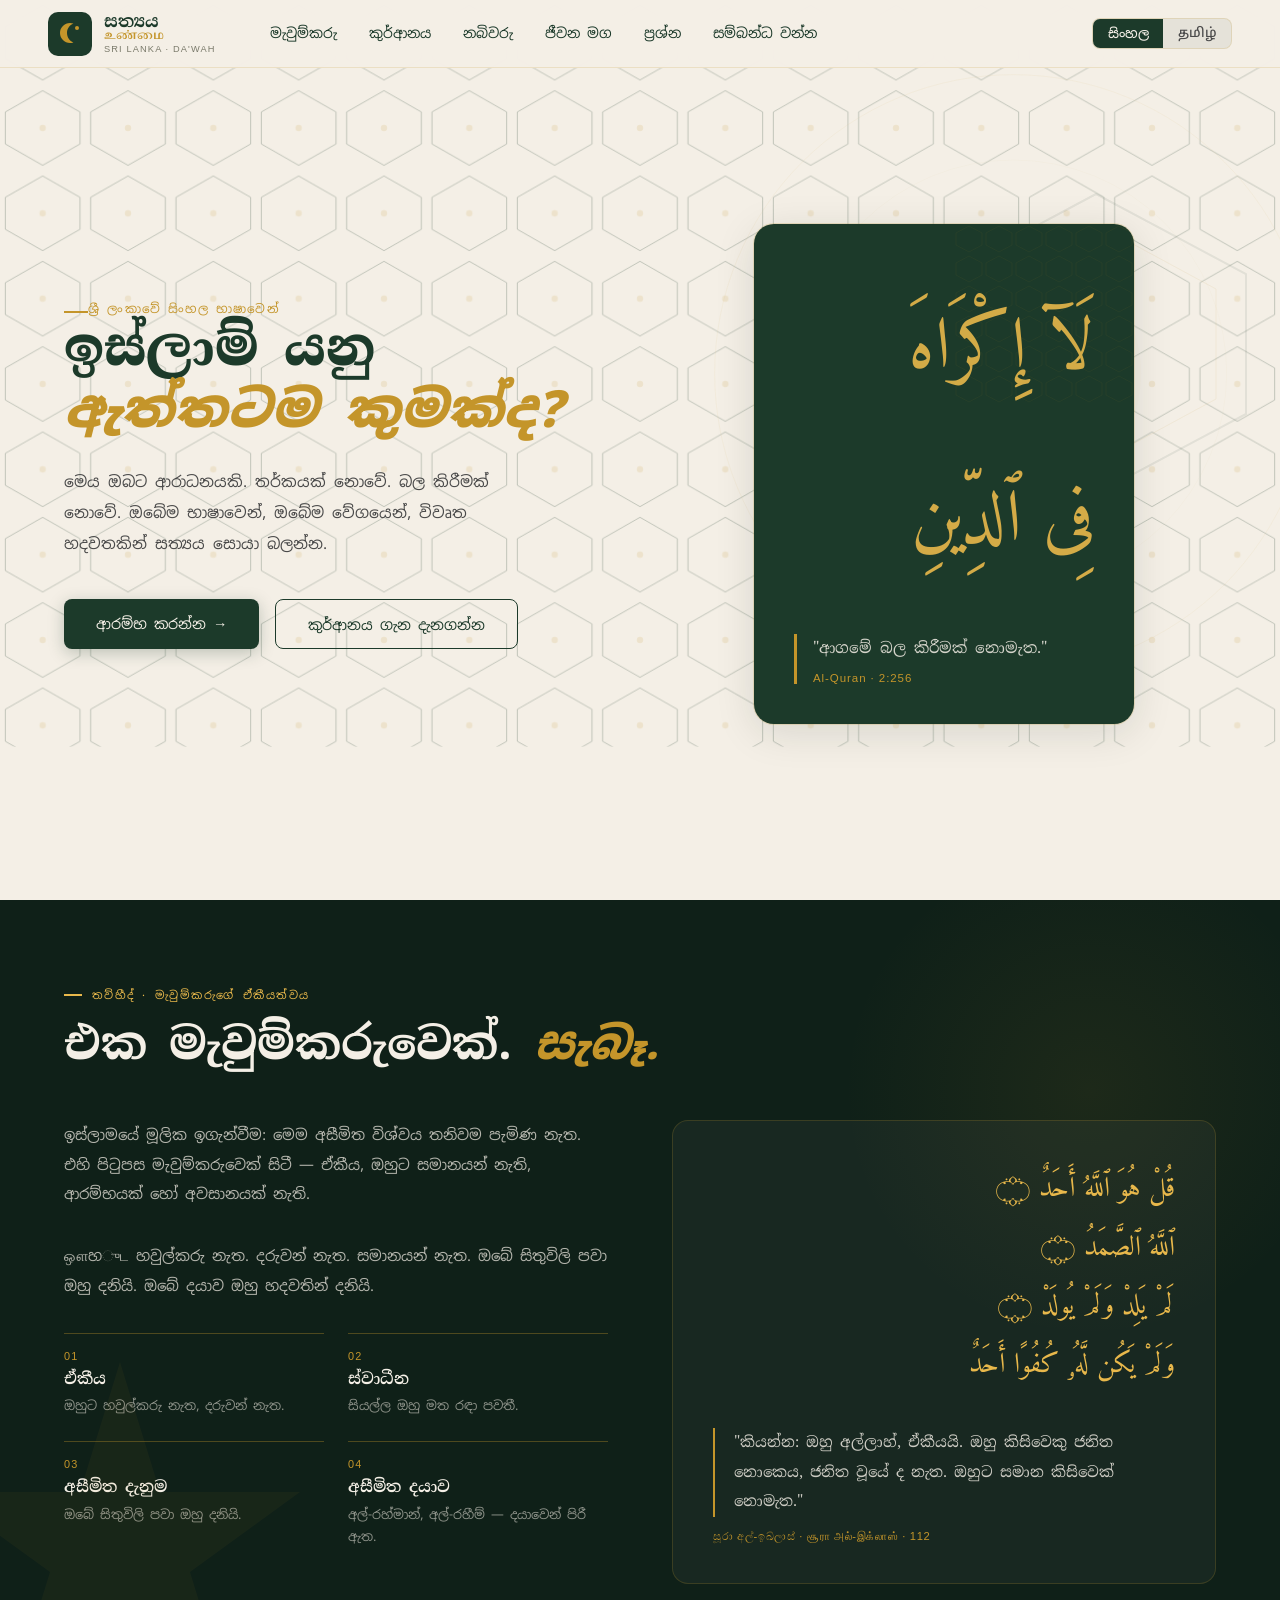
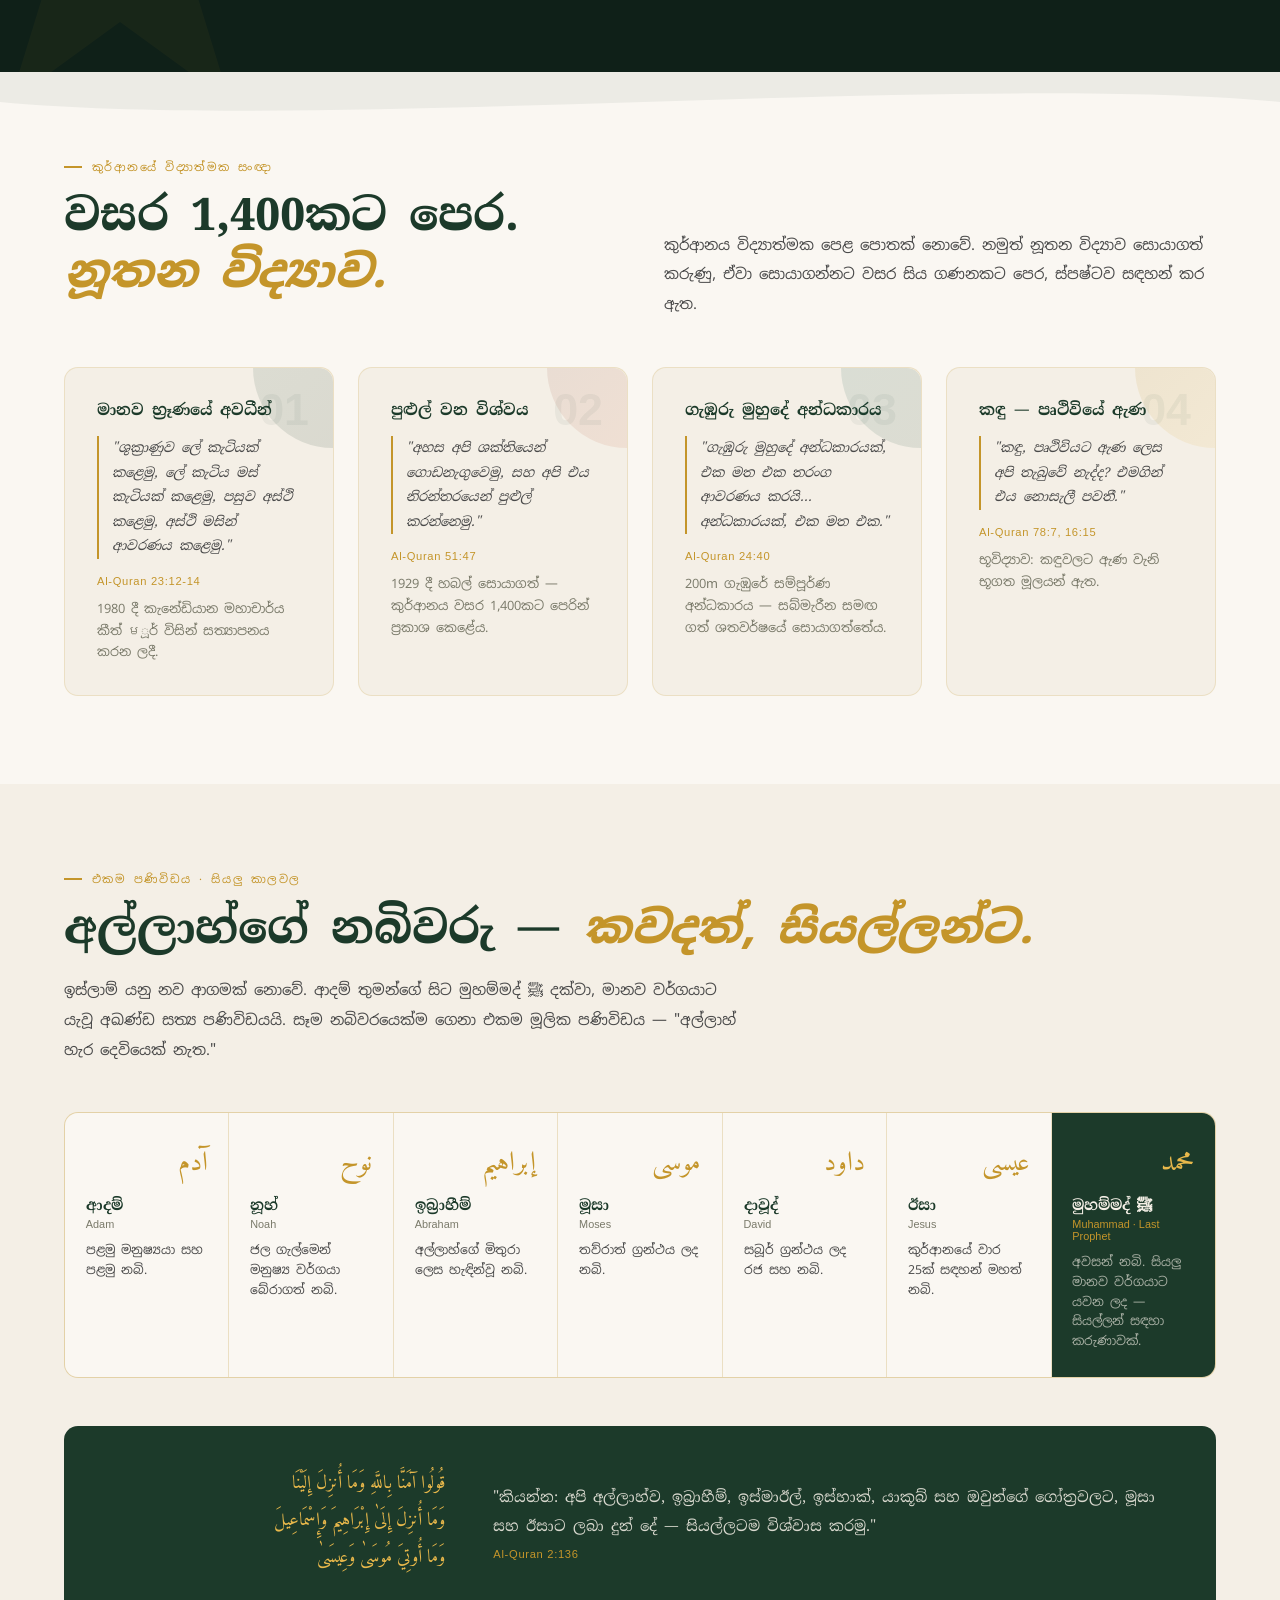
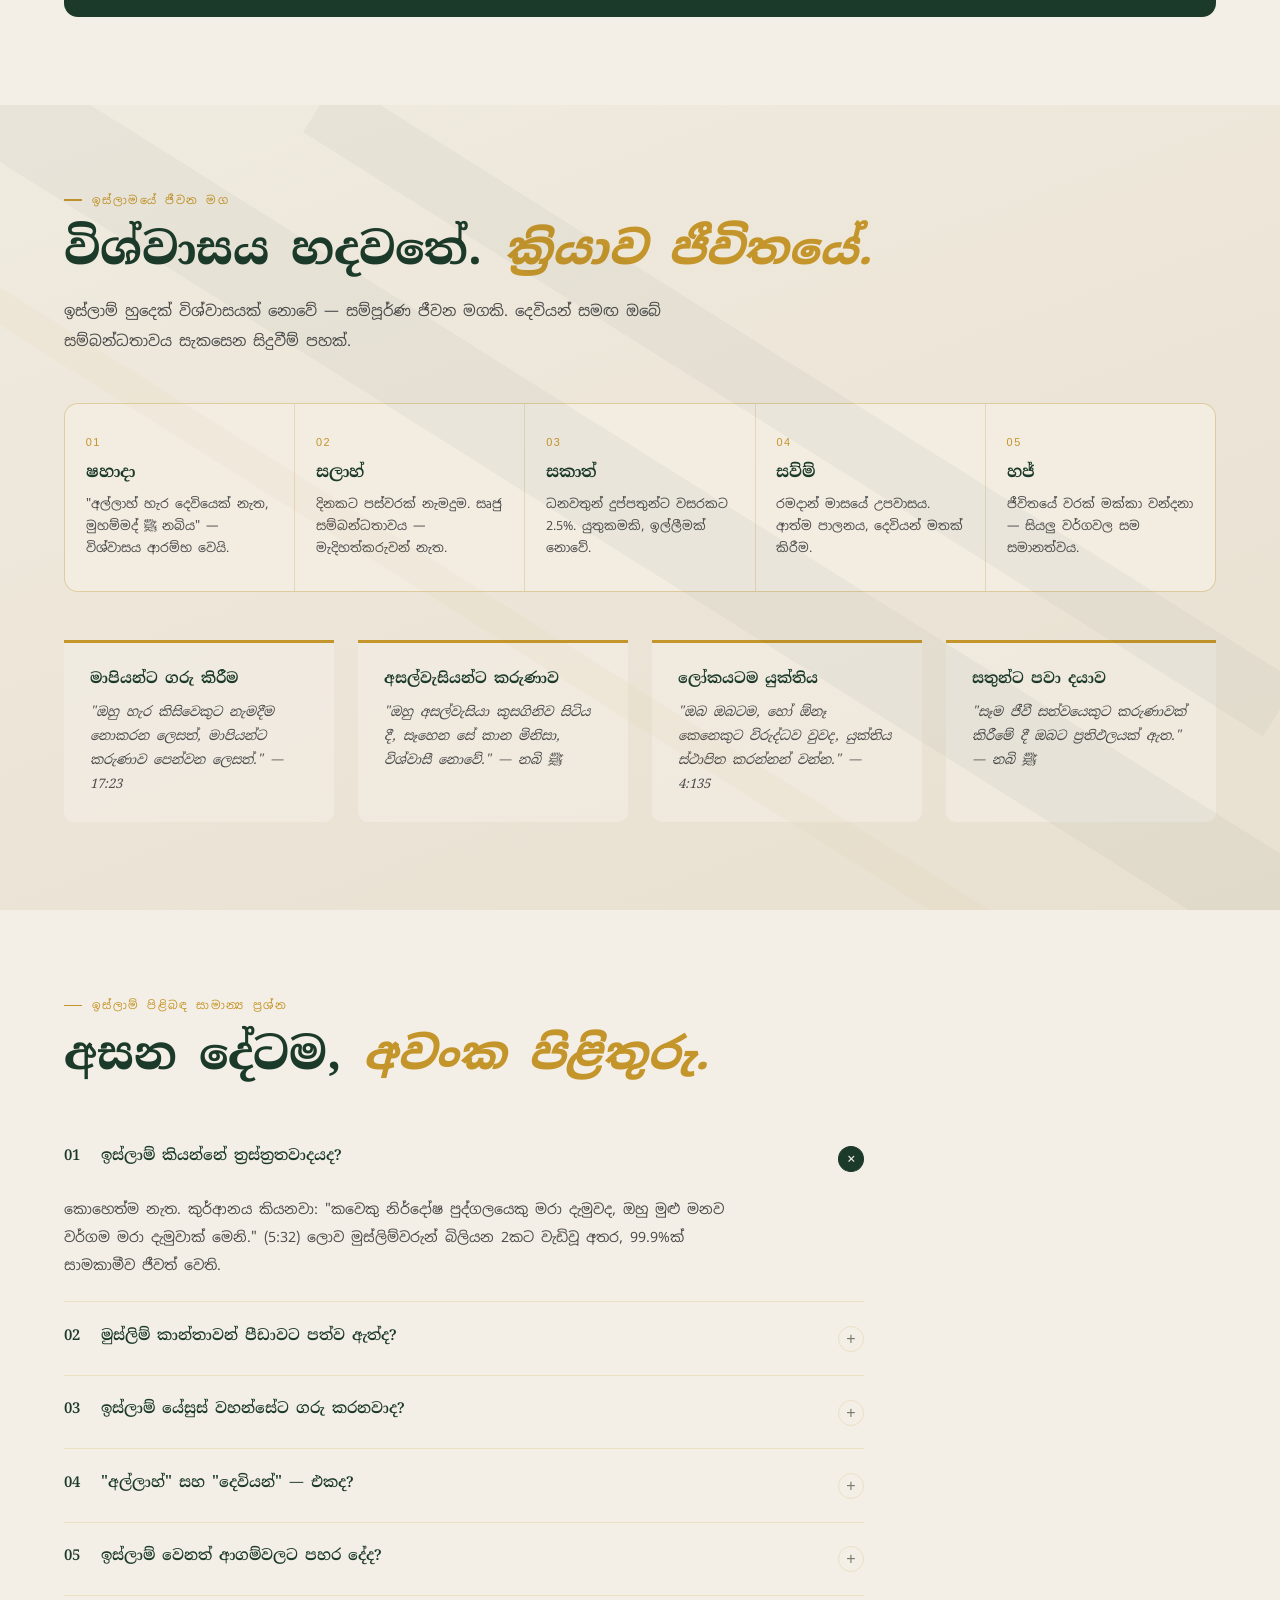
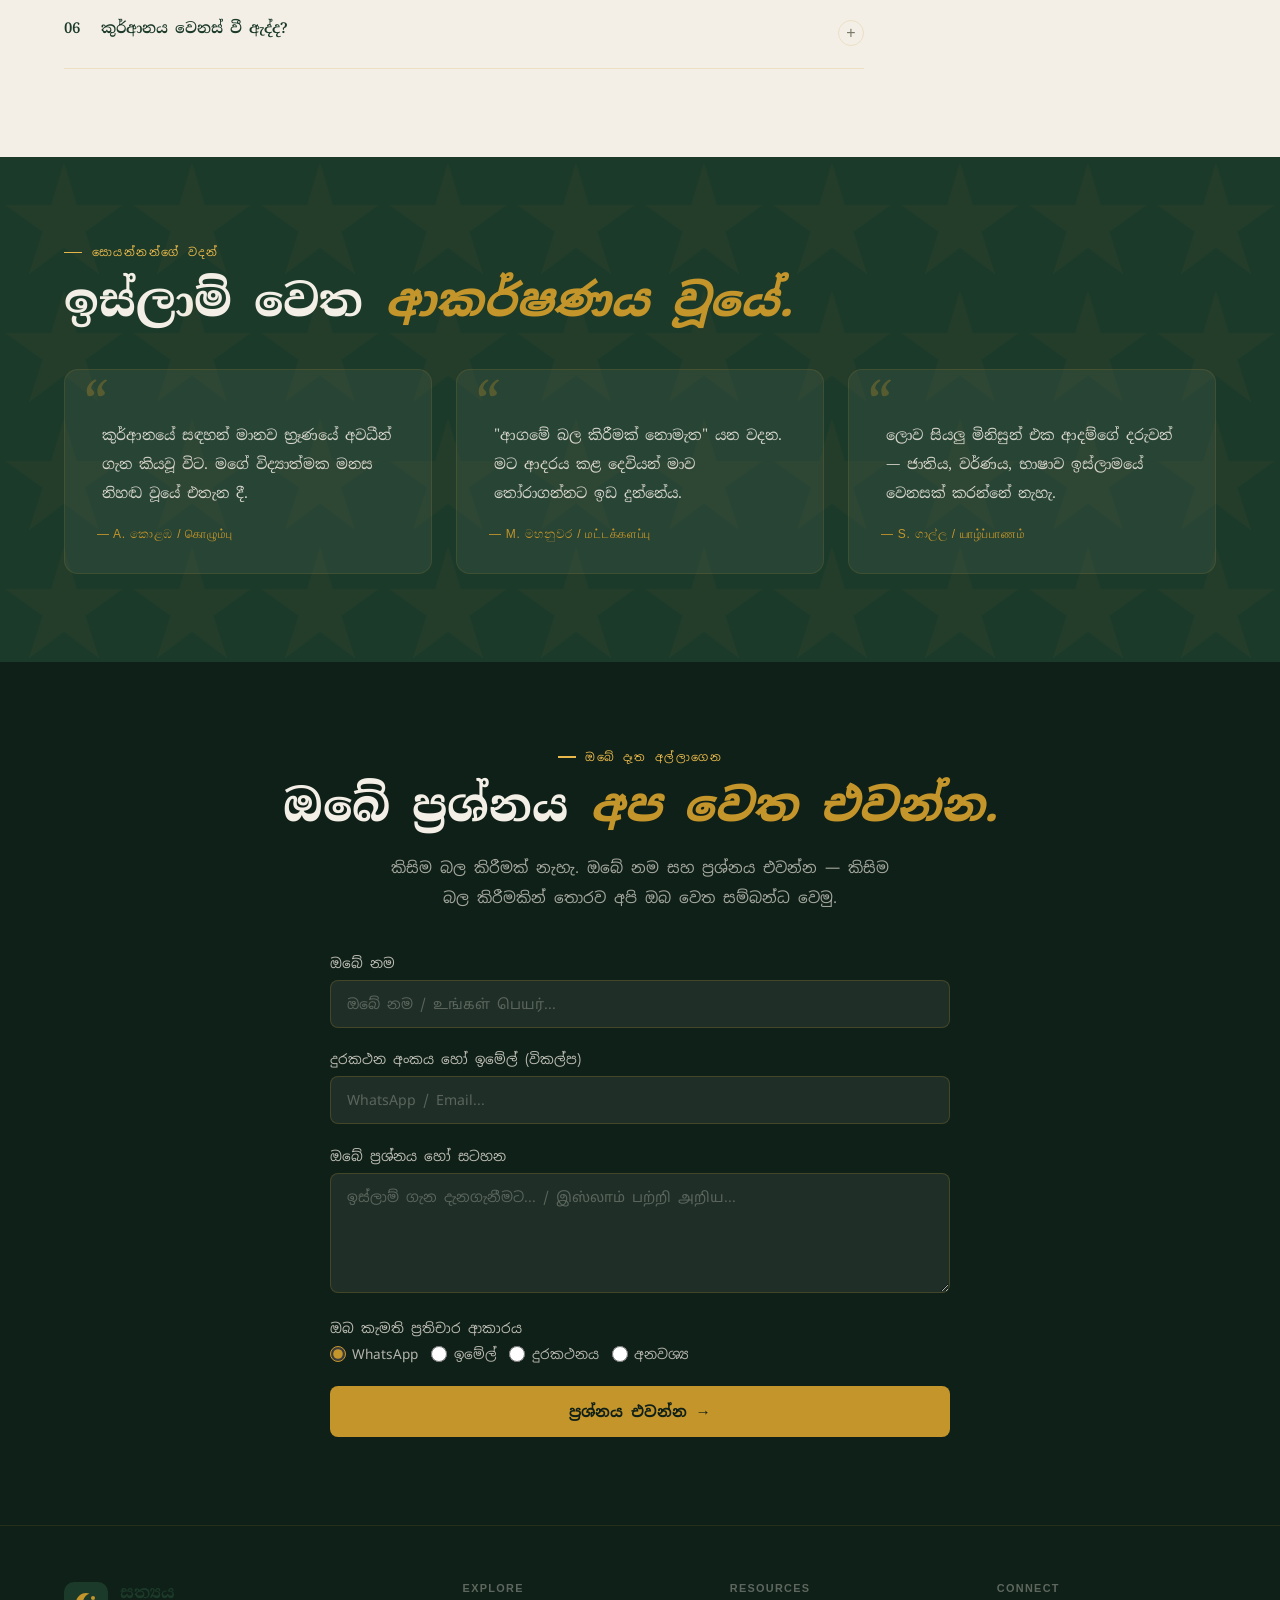
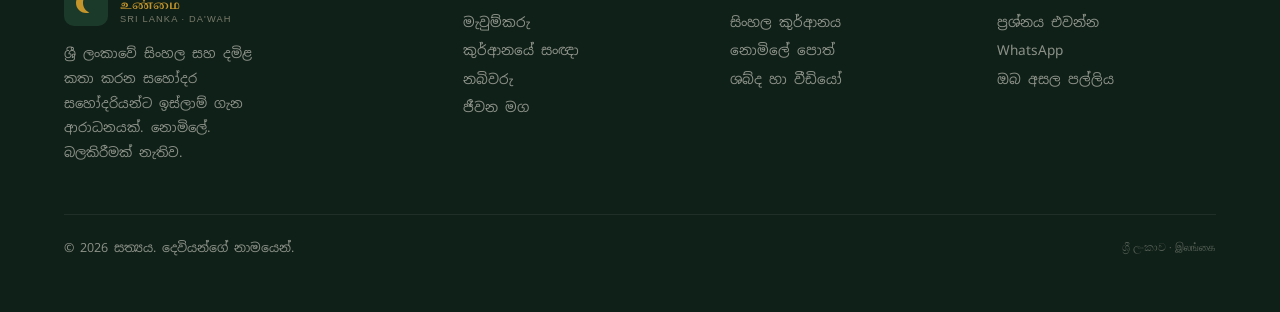
<file: index (1).html>
<!DOCTYPE html>
<html lang="si">
<head>
<meta charset="UTF-8">
<meta name="viewport" content="width=device-width, initial-scale=1.0">
<title>සත්‍යය · உண்மை · Sri Lanka Da'wah</title>
<link rel="stylesheet" href="style.css">
</head>
<body>

<!-- ══ NAV ══ -->
<nav>
  <a href="#" class="nav-logo">
    <div class="nav-logo-emblem">
      <!-- Crescent + star SVG icon -->
      <svg viewBox="0 0 28 28" xmlns="http://www.w3.org/2000/svg">
        <path d="M14 3C8.477 3 4 7.477 4 13c0 5.523 4.477 10 10 10 1.2 0 2.35-.21 3.42-.6C13.6 20.9 11 17.24 11 13c0-4.24 2.6-7.9 6.42-9.4A9.93 9.93 0 0014 3z"/>
        <circle cx="21" cy="8" r="2"/>
      </svg>
    </div>
    <div class="nav-logo-text">
      <span class="nav-logo-si">සත්‍යය</span>
      <span class="nav-logo-ta">உண்மை</span>
      <span class="nav-logo-sub">SRI LANKA · DA'WAH</span>
    </div>
  </a>

  <ul class="nav-links">
    <li><a href="#tawheed" lang-si>මැවුම්කරු</a><a href="#tawheed" lang-ta>படைத்தவன்</a></li>
    <li><a href="#science" lang-si>කුර්ආනය</a><a href="#science" lang-ta>குர்ஆன்</a></li>
    <li><a href="#prophets" lang-si>නබිවරු</a><a href="#prophets" lang-ta>நபிமார்கள்</a></li>
    <li><a href="#pillars" lang-si>ජීවන මග</a><a href="#pillars" lang-ta>வாழ்வு முறை</a></li>
    <li><a href="#faq" lang-si>ප්‍රශ්න</a><a href="#faq" lang-ta>கேள்விகள்</a></li>
    <li><a href="#contact" lang-si>සම්බන්ධ වන්න</a><a href="#contact" lang-ta>தொடர்பு</a></li>
  </ul>

  <div class="lang-toggle">
    <button class="lang-btn active" onclick="setLang('si')">සිංහල</button>
    <button class="lang-btn" onclick="setLang('ta')">தமிழ்</button>
  </div>
</nav>

<!-- ══ HERO ══ -->
<section class="hero" id="home">
  <!-- Geometric SVG background pattern -->
  <svg class="hero-pattern" viewBox="0 0 1200 700" preserveAspectRatio="xMidYMid slice" xmlns="http://www.w3.org/2000/svg">
    <defs>
      <pattern id="geo" x="0" y="0" width="80" height="80" patternUnits="userSpaceOnUse">
        <polygon points="40,5 75,25 75,55 40,75 5,55 5,25" fill="none" stroke="#1C3A2A" stroke-width="0.5"/>
        <circle cx="40" cy="40" r="3" fill="#C4952A" opacity="0.3"/>
      </pattern>
    </defs>
    <rect width="100%" height="100%" fill="url(#geo)"/>
    <!-- Large decorative circle -->
    <circle cx="950" cy="350" r="280" fill="none" stroke="#C4952A" stroke-width="0.8" opacity="0.15"/>
    <circle cx="950" cy="350" r="200" fill="none" stroke="#C4952A" stroke-width="0.5" opacity="0.1"/>
    <circle cx="950" cy="350" r="120" fill="#C4952A" opacity="0.04"/>
  </svg>

  <div class="hero-content">
    <span class="hero-label" lang-si>ශ්‍රී ලංකාවේ සිංහල භාෂාවෙන්</span>
    <span class="hero-label" lang-ta>இலங்கையில் தமிழிலும்</span>

    <h1 lang-si>ඉස්ලාම් යනු<br><em>ඇත්තටම කුමක්ද?</em></h1>
    <h1 lang-ta>இஸ்லாம் என்றால்<br><em>உண்மையில் என்ன?</em></h1>

    <p class="hero-subtitle" lang-si>
      මෙය ඔබට ආරාධනයකි. තර්කයක් නොවේ. බල කිරීමක් නොවේ.
      ඔබේම භාෂාවෙන්, ඔබේම වේගයෙන්, විවෘත හදවතකින් සත්‍යය සොයා බලන්න.
    </p>
    <p class="hero-subtitle" lang-ta>
      இது உங்களுக்கான அழைப்பு. வாதமில்லை. கட்டாயமில்லை.
      உங்கள் மொழியில், உங்கள் வேகத்தில், திறந்த மனதோடு உண்மையை தேடுங்கள்.
    </p>

    <div class="hero-buttons">
      <a href="#tawheed" class="btn-primary" lang-si>ආරම්භ කරන්න →</a>
      <a href="#tawheed" class="btn-primary" lang-ta>தொடங்குங்கள் →</a>
      <a href="#science" class="btn-outline" lang-si>කුර්ආනය ගැන දැනගන්න</a>
      <a href="#science" class="btn-outline" lang-ta>குர்ஆனை அறியுங்கள்</a>
    </div>
  </div>

  <!-- Right side: decorative card -->
  <div class="hero-visual">
    <!-- Decorative geometric frame SVG -->
    <svg style="position:absolute;top:-40px;right:-40px;width:320px;height:320px;opacity:0.08;" viewBox="0 0 320 320" xmlns="http://www.w3.org/2000/svg">
      <polygon points="160,10 310,90 310,230 160,310 10,230 10,90" fill="none" stroke="#1C3A2A" stroke-width="2"/>
      <polygon points="160,40 280,105 280,215 160,280 40,215 40,105" fill="none" stroke="#C4952A" stroke-width="1"/>
    </svg>

    <div class="hero-card">
      <!-- Card pattern -->
      <svg class="hero-card-pattern" viewBox="0 0 180 180" xmlns="http://www.w3.org/2000/svg">
        <defs>
          <pattern id="cp" x="0" y="0" width="30" height="30" patternUnits="userSpaceOnUse">
            <polygon points="15,2 28,9 28,21 15,28 2,21 2,9" fill="none" stroke="#C4952A" stroke-width="0.8"/>
          </pattern>
        </defs>
        <rect width="180" height="180" fill="url(#cp)"/>
      </svg>

      <div class="hero-card-arabic">لَآ إِكْرَاهَ<br>فِى ٱلدِّينِ</div>
      <div class="hero-card-verse">
        <p lang-si>"ආගමේ බල කිරීමක් නොමැත."</p>
        <p lang-ta>"மார்க்கத்தில் கட்டாயம் இல்லை."</p>
        <div class="hero-card-ref">Al-Quran · 2:256</div>
      </div>
    </div>
  </div>
</section>

<!-- ══ TAWHEED ══ -->
<section class="tawheed" id="tawheed">
  <div class="tawheed-bg"></div>

  <!-- Decorative star pattern -->
  <svg style="position:absolute;bottom:-80px;left:-80px;width:400px;height:400px;opacity:0.05;pointer-events:none;" viewBox="0 0 400 400" xmlns="http://www.w3.org/2000/svg">
    <polygon points="200,10 240,140 380,140 270,220 310,350 200,270 90,350 130,220 20,140 160,140" fill="#C4952A"/>
  </svg>

  <div class="section-label" lang-si>තව්හීද් · මැවුම්කරුගේ ඒකීයත්වය</div>
  <div class="section-label" lang-ta>தவ்ஹீத் · இறைவனின் ஏகத்துவம்</div>
  <h2 class="section-title" lang-si>එක මැවුම්කරුවෙක්. <em>සැබෑ.</em></h2>
  <h2 class="section-title" lang-ta>ஒரே படைத்தவன். <em>உண்மை.</em></h2>

  <div class="tawheed-grid">
    <div class="tawheed-left">
      <p lang-si>ඉස්ලාමයේ මූලික ඉගැන්වීම: මෙම අසීමිත විශ්වය තනිවම පැමිණ නැත. එහි පිටුපස මැවුම්කරුවෙක් සිටී — ඒකීය, ඔහුට සමානයන් නැති, ආරම්භයක් හෝ අවසානයක් නැති.</p>
      <p lang-ta>இஸ்லாமின் அடிப்படை கோட்பாடு: இந்த பிரபஞ்சம் தானாக தோன்றவில்லை. அதன் பின்னால் ஒரே படைத்தவன் உள்ளான் — ஒருவன், ஒப்பற்றவன், தொடக்கமும் முடிவும் இல்லாதவன்.</p>
      <p lang-si>ஔහுட හවුල්කරු නැත. දරුවන් නැත. සමානයන් නැත. ඔබේ සිතුවිලි පවා ඔහු දනියි. ඔබේ දයාව ඔහු හදවතින් දනියි.</p>
      <p lang-ta>அவனுக்கு இணையில்லை. பிள்ளைகளில்லை. ஒப்பில்லை. உங்கள் எண்ணங்களை கூட அவன் அறிவான். உங்கள் வலியை அவன் இதயத்தில் உணர்கிறான்.</p>

      <div class="tawheed-pillars">
        <div class="pillar">
          <div class="pillar-num">01</div>
          <div class="pillar-title" lang-si>ඒකීය</div>
          <div class="pillar-title" lang-ta>ஏகன்</div>
          <div class="pillar-desc" lang-si>ඔහුට හවුල්කරු නැත, දරුවන් නැත.</div>
          <div class="pillar-desc" lang-ta>அவனுக்கு இணையில்லை, பிள்ளைகளில்லை.</div>
        </div>
        <div class="pillar">
          <div class="pillar-num">02</div>
          <div class="pillar-title" lang-si>ස්වාධීන</div>
          <div class="pillar-title" lang-ta>சுயாதீனன்</div>
          <div class="pillar-desc" lang-si>සියල්ල ඔහු මත රඳා පවතී.</div>
          <div class="pillar-desc" lang-ta>யாவும் அவனை நம்பியே உள்ளன.</div>
        </div>
        <div class="pillar">
          <div class="pillar-num">03</div>
          <div class="pillar-title" lang-si>අසීමිත දැනුම</div>
          <div class="pillar-title" lang-ta>எல்லாம் அறிந்தவன்</div>
          <div class="pillar-desc" lang-si>ඔබේ සිතුවිලි පවා ඔහු දනියි.</div>
          <div class="pillar-desc" lang-ta>உங்கள் எண்ணங்களையும் அறிவான்.</div>
        </div>
        <div class="pillar">
          <div class="pillar-num">04</div>
          <div class="pillar-title" lang-si>අසීමිත දයාව</div>
          <div class="pillar-title" lang-ta>எல்லையற்ற அருள்</div>
          <div class="pillar-desc" lang-si>අල්-රහ්මාන්, අල්-රහීම් — දයාවෙන් පිරී ඇත.</div>
          <div class="pillar-desc" lang-ta>அர்-ரஹ்மான், அர்-ரஹீம் — கருணையால் நிறைந்தவன்.</div>
        </div>
      </div>
    </div>

    <div class="tawheed-right">
      <div class="surah-arabic">
        قُلْ هُوَ ٱللَّهُ أَحَدٌ ۝<br>
        ٱللَّهُ ٱلصَّمَدُ ۝<br>
        لَمْ يَلِدْ وَلَمْ يُولَدْ ۝<br>
        وَلَمْ يَكُن لَّهُۥ كُفُوًا أَحَدٌ
      </div>
      <div class="surah-translation" lang-si>"කියන්න: ඔහු අල්ලාහ්, ඒකීයයි. ඔහු කිසිවෙකු ජනිත නොකෙය, ජනිත වූයේ ද නැත. ඔහුට සමාන කිසිවෙක් නොමැත."</div>
      <div class="surah-translation" lang-ta>"கூறுங்கள்: அவன் அல்லாஹ், ஒருவன். அவன் எவரையும் பெறவில்லை, எவராலும் பெறப்படவில்லை. அவனுக்கு நிகரானவர் எவரும் இல்லை."</div>
      <div class="surah-ref">සූරා අල්-ඉඛ්ලාස් · சூரா அல்-இக்லாஸ் · 112</div>
    </div>
  </div>
</section>

<!-- ══ SCIENCE ══ -->
<section class="science" id="science">
  <!-- Subtle wave divider -->
  <svg style="position:absolute;top:0;left:0;right:0;width:100%;height:60px;opacity:0.06;" preserveAspectRatio="none" viewBox="0 0 1440 60" xmlns="http://www.w3.org/2000/svg">
    <path d="M0,30 C360,60 1080,0 1440,30 L1440,0 L0,0 Z" fill="#1C3A2A"/>
  </svg>

  <div class="science-header">
    <div>
      <div class="section-label" lang-si>කුර්ආනයේ විද්‍යාත්මක සංඥා</div>
      <div class="section-label" lang-ta>குர்ஆனிலுள்ள அறிவியல் அத்தாட்சிகள்</div>
      <h2 class="section-title" lang-si>වසර 1,400කට පෙර.<br><em>නූතන විද්‍යාව.</em></h2>
      <h2 class="section-title" lang-ta>1,400 ஆண்டுகளுக்கு முன்.<br><em>நவீன அறிவியல்.</em></h2>
    </div>
    <p class="science-intro" lang-si>
      කුර්ආනය විද්‍යාත්මක පෙළ පොතක් නොවේ. නමුත් නූතන විද්‍යාව සොයාගත් කරුණු, ඒවා සොයාගන්නට වසර සිය ගණනකට පෙර, ස්පෂ්ටව සඳහන් කර ඇත.
    </p>
    <p class="science-intro" lang-ta>
      குர்ஆன் ஒரு அறிவியல் நூல் அல்ல. ஆனால் நவீன அறிவியல் கண்டுபிடித்தவற்றை, அந்த கண்டுபிடிப்புகளுக்கு நூற்றாண்டுகள் முன்பே தெளிவாக கூறியுள்ளது.
    </p>
  </div>

  <div class="science-cards">
    <!-- Card 1 -->
    <div class="science-card">
      <div class="science-card-accent"></div>
      <div class="science-card-num">01</div>
      <h3 lang-si>මානව භ්‍රෑණයේ අවධීන්</h3>
      <h3 lang-ta>மனித கரு வளர்ச்சி நிலைகள்</h3>
      <blockquote lang-si>"ශුක්‍රාණුව ලේ කැටියක් කළෙමු, ලේ කැටිය මස් කැටියක් කළෙමු, පසුව අස්ථි කළෙමු, අස්ථි මසින් ආවරණය කළෙමු."</blockquote>
      <blockquote lang-ta>"விந்தை இரத்த கட்டியாக்கினோம், அதை சதைப் பிண்டமாக்கினோம், பிறகு எலும்புகளாக்கி, சதையால் போர்த்தினோம்."</blockquote>
      <div class="science-ref">Al-Quran 23:12-14</div>
      <p class="science-note" lang-si>1980 දී කැනේඩියාන මහාචාර්ය කීත් មූර් විසින් සත්‍යාපනය කරන ලදී.</p>
      <p class="science-note" lang-ta>1980ல் கனடிய பேராசிரியர் கீத் மூர் இதை சத்தியப்படுத்தினார்.</p>
    </div>
    <!-- Card 2 -->
    <div class="science-card">
      <div class="science-card-accent"></div>
      <div class="science-card-num">02</div>
      <h3 lang-si>පුළුල් වන විශ්වය</h3>
      <h3 lang-ta>விரியும் பிரபஞ்சம்</h3>
      <blockquote lang-si>"අහස අපි ශක්තියෙන් ගොඩනැගුවෙමු, සහ අපි එය නිරන්තරයෙන් පුළුල් කරන්නෙමු."</blockquote>
      <blockquote lang-ta>"வானத்தை நாம் வலிமையால் கட்டினோம், நாமே அதை விரிவாக்கிக் கொண்டிருக்கிறோம்."</blockquote>
      <div class="science-ref">Al-Quran 51:47</div>
      <p class="science-note" lang-si>1929 දී හබල් සොයාගත් — කුර්ආනය වසර 1,400කට පෙරින් ප්‍රකාශ කෙළේය.</p>
      <p class="science-note" lang-ta>1929ல் ஹப்பல் கண்டுபிடித்தார் — குர்ஆன் 1,400 ஆண்டுகள் முன்பே சொன்னது.</p>
    </div>
    <!-- Card 3 -->
    <div class="science-card">
      <div class="science-card-accent"></div>
      <div class="science-card-num">03</div>
      <h3 lang-si>ගැඹුරු මුහුදේ අන්ධකාරය</h3>
      <h3 lang-ta>ஆழ்கடலின் இருள்</h3>
      <blockquote lang-si>"ගැඹුරු මුහුදේ අන්ධකාරයක්, එක මත එක තරංග ආවරණය කරයි... අන්ධකාරයක්, එක මත එක."</blockquote>
      <blockquote lang-ta>"ஆழ்கடலில் இருள், அலைகள் மேல் அலைகள் மூடுகின்றன... இருள் மேல் இருள்."</blockquote>
      <div class="science-ref">Al-Quran 24:40</div>
      <p class="science-note" lang-si>200m ගැඹුරේ සම්පූර්ණ අන්ධකාරය — සබ්මැරීන සමඟ ගත් ශතවර්ෂයේ සොයාගත්තේය.</p>
      <p class="science-note" lang-ta>200 மீட்டருக்கு கீழே முழு இருள் — கடந்த நூற்றாண்டில் நீர்மூழ்கி மூலம் கண்டறியப்பட்டது.</p>
    </div>
    <!-- Card 4 -->
    <div class="science-card">
      <div class="science-card-accent"></div>
      <div class="science-card-num">04</div>
      <h3 lang-si>කඳු — පෘථිවියේ ඇණ</h3>
      <h3 lang-ta>மலைகள் — பூமியின் ஆணிகள்</h3>
      <blockquote lang-si>"කඳු, පෘථිවියට ඇණ ලෙස අපි තැබුවේ නැද්ද? එමගින් එය නොසැලී පවතී."</blockquote>
      <blockquote lang-ta>"மலைகளை ஆணிகளாக நாம் ஆக்கவில்லையா? அதனால் பூமி நிலையாக இருக்கின்றது."</blockquote>
      <div class="science-ref">Al-Quran 78:7, 16:15</div>
      <p class="science-note" lang-si>භූවිද්‍යාව: කඳුවලට ඇණ වැනි භූගත මූලයන් ඇත.</p>
      <p class="science-note" lang-ta>புவியியல்: மலைகளுக்கு ஆணி போன்ற ஆழ்ந்த வேர்கள் உள்ளன.</p>
    </div>
  </div>
</section>

<!-- ══ PROPHETS ══ -->
<section class="prophets" id="prophets">
  <div class="section-label" lang-si>එකම පණිවිඩය · සියලු කාලවල</div>
  <div class="section-label" lang-ta>ஒரே செய்தி · எல்லா காலத்திலும்</div>
  <h2 class="section-title" lang-si>අල්ලාහ්ගේ නබිවරු — <em>කවදත්, සියල්ලන්ට.</em></h2>
  <h2 class="section-title" lang-ta>அல்லாஹ்வின் நபிமார்கள் — <em>எல்லா காலத்திலும், அனைவருக்கும்.</em></h2>
  <p class="prophets-intro" lang-si>ඉස්ලාම් යනු නව ආගමක් නොවේ. ආදම් තුමන්ගේ සිට මුහම්මද් ﷺ දක්වා, මානව වර්ගයාට යැවූ අඛණ්ඩ සත්‍ය පණිවිඩයයි. සෑම නබිවරයෙක්ම ගෙනා එකම මූලික පණිවිඩය — "අල්ලාහ් හැර දෙවියෙක් නැත."</p>
  <p class="prophets-intro" lang-ta>இஸ்லாம் புதிய மதமில்லை. ஆதம் (அலை) முதல் முஹம்மது ﷺ வரை, மனிதகுலத்திற்கு அனுப்பப்பட்ட தொடர்ச்சியான உண்மை செய்தி. ஒவ்வொரு நபியும் கொண்டுவந்த ஒரே அடிப்படை செய்தி — "அல்லாஹ்வைத் தவிர வேறு இறைவனில்லை."</p>

  <div class="prophets-grid">
    <div class="prophet-card">
      <div class="prophet-arabic">آدم</div>
      <div class="prophet-name" lang-si>ආදම්</div>
      <div class="prophet-name" lang-ta>ஆதம் (அலை)</div>
      <div class="prophet-en">Adam</div>
      <div class="prophet-desc" lang-si>පළමු මනුෂ්‍යයා සහ පළමු නබි.</div>
      <div class="prophet-desc" lang-ta>முதல் மனிதன் மற்றும் முதல் நபி.</div>
    </div>
    <div class="prophet-card">
      <div class="prophet-arabic">نوح</div>
      <div class="prophet-name" lang-si>නූහ්</div>
      <div class="prophet-name" lang-ta>நூஹ் (அலை)</div>
      <div class="prophet-en">Noah</div>
      <div class="prophet-desc" lang-si>ජල ගැල්මෙන් මනුෂ්‍ය වර්ගයා බේරාගත් නබි.</div>
      <div class="prophet-desc" lang-ta>வெள்ளத்திலிருந்து மனிதகுலத்தை காத்த நபி.</div>
    </div>
    <div class="prophet-card">
      <div class="prophet-arabic">إبراهيم</div>
      <div class="prophet-name" lang-si>ඉබ්‍රාහීම්</div>
      <div class="prophet-name" lang-ta>இப்ராஹீம் (அலை)</div>
      <div class="prophet-en">Abraham</div>
      <div class="prophet-desc" lang-si>අල්ලාහ්ගේ මිතුරා ලෙස හැඳින්වූ නබි.</div>
      <div class="prophet-desc" lang-ta>அல்லாஹ்வின் நெருங்கிய நண்பர் என்று அழைக்கப்பட்டவர்.</div>
    </div>
    <div class="prophet-card">
      <div class="prophet-arabic">موسى</div>
      <div class="prophet-name" lang-si>මූසා</div>
      <div class="prophet-name" lang-ta>மூசா (அலை)</div>
      <div class="prophet-en">Moses</div>
      <div class="prophet-desc" lang-si>තව්රාත් ග්‍රන්ථය ලද නබි.</div>
      <div class="prophet-desc" lang-ta>தவ்ராத் வேதம் பெற்ற நபி.</div>
    </div>
    <div class="prophet-card">
      <div class="prophet-arabic">داود</div>
      <div class="prophet-name" lang-si>දාවූද්</div>
      <div class="prophet-name" lang-ta>தாவூத் (அலை)</div>
      <div class="prophet-en">David</div>
      <div class="prophet-desc" lang-si>සබූර් ග්‍රන්ථය ලද රජ සහ නබි.</div>
      <div class="prophet-desc" lang-ta>ஜபூர் வேதம் பெற்ற அரசர் மற்றும் நபி.</div>
    </div>
    <div class="prophet-card">
      <div class="prophet-arabic">عيسى</div>
      <div class="prophet-name" lang-si>ඊසා</div>
      <div class="prophet-name" lang-ta>ஈஸா (அலை)</div>
      <div class="prophet-en">Jesus</div>
      <div class="prophet-desc" lang-si>කුර්ආනයේ වාර 25ක් සඳහන් මහත් නබි.</div>
      <div class="prophet-desc" lang-ta>குர்ஆனில் 25 முறை குறிப்பிடப்பட்ட மகத்தான நபி.</div>
    </div>
    <div class="prophet-card featured">
      <div class="prophet-arabic">محمد</div>
      <div class="prophet-name" lang-si>මුහම්මද් ﷺ</div>
      <div class="prophet-name" lang-ta>முஹம்மது ﷺ</div>
      <div class="prophet-en">Muhammad · Last Prophet</div>
      <div class="prophet-desc" lang-si>අවසන් නබි. සියලු මානව වර්ගයාට යවන ලද — සියල්ලන් සඳහා කරුණාවක්.</div>
      <div class="prophet-desc" lang-ta>இறுதி நபி. அனைத்து மனிதர்களுக்கும் அனுப்பப்பட்டவர் — அனைவருக்கும் அருளாளர்.</div>
    </div>
  </div>

  <div class="prophets-verse">
    <div class="prophets-verse-arabic">قُولُوا آمَنَّا بِاللَّهِ وَمَا أُنزِلَ إِلَيْنَا<br>وَمَا أُنزِلَ إِلَىٰ إِبْرَاهِيمَ وَإِسْمَاعِيلَ<br>وَمَا أُوتِيَ مُوسَىٰ وَعِيسَىٰ</div>
    <div class="prophets-verse-text">
      <p lang-si>"කියන්න: අපි අල්ලාහ්ව, ඉබ්‍රාහීම්, ඉස්මාඊල්, ඉස්හාක්, යාකූබ් සහ ඔවුන්ගේ ගෝත්‍රවලට, මූසා සහ ඊසාට ලබා දුන් දේ — සියල්ලටම විශ්වාස කරමු."</p>
      <p lang-ta>"கூறுங்கள்: நாங்கள் அல்லாஹ்வையும், இப்ராஹீம், இஸ்மாயீல், மூசா மற்றும் ஈஸாவுக்கும் அருளப்பட்டதையும் நம்புகிறோம்."</p>
      <div class="ref">Al-Quran 2:136</div>
    </div>
  </div>
</section>

<!-- ══ PILLARS ══ -->
<section class="pillars-section" id="pillars">
  <!-- Decorative diagonal lines -->
  <svg style="position:absolute;inset:0;width:100%;height:100%;opacity:0.03;pointer-events:none;" preserveAspectRatio="none" viewBox="0 0 800 500" xmlns="http://www.w3.org/2000/svg">
    <line x1="0" y1="0" x2="800" y2="500" stroke="#1C3A2A" stroke-width="60"/>
    <line x1="200" y1="0" x2="800" y2="375" stroke="#1C3A2A" stroke-width="40"/>
    <line x1="-200" y1="0" x2="800" y2="625" stroke="#C4952A" stroke-width="20"/>
  </svg>

  <div class="section-label" lang-si>ඉස්ලාමයේ ජීවන මග</div>
  <div class="section-label" lang-ta>இஸ்லாமிய வாழ்வு முறை</div>
  <h2 class="section-title" lang-si>විශ්වාසය හදවතේ. <em>ක්‍රියාව ජීවිතයේ.</em></h2>
  <h2 class="section-title" lang-ta>நம்பிக்கை இதயத்தில். <em>செயல் வாழ்வில்.</em></h2>

  <p class="pillars-intro" lang-si>ඉස්ලාම් හුදෙක් විශ්වාසයක් නොවේ — සම්පූර්ණ ජීවන මගකි. දෙවියන් සමඟ ඔබේ සම්බන්ධතාවය සැකසෙන සිදුවීම් පහක්.</p>
  <p class="pillars-intro" lang-ta>இஸ்லாம் வெறும் நம்பிக்கை மட்டுமில்லை — முழுமையான வாழ்வு முறை. இறைவனோடு உங்கள் உறவை நிறுவும் ஐந்து தூண்கள்.</p>

  <div class="pillars-five">
    <div class="pillar-box">
      <div class="pillar-box-num">01</div>
      <div class="pillar-box-title" lang-si>ෂහාදා</div>
      <div class="pillar-box-title" lang-ta>சஹாதா</div>
      <div class="pillar-box-desc" lang-si>"අල්ලාහ් හැර දෙවියෙක් නැත, මුහම්මද් ﷺ නබිය" — විශ්වාසය ආරම්භ වෙයි.</div>
      <div class="pillar-box-desc" lang-ta>"அல்லாஹ்வைத் தவிர இறைவனில்லை, முஹம்மது ﷺ தூதர்" — நம்பிக்கை ஆரம்பிக்கிறது.</div>
    </div>
    <div class="pillar-box">
      <div class="pillar-box-num">02</div>
      <div class="pillar-box-title" lang-si>සලාහ්</div>
      <div class="pillar-box-title" lang-ta>சலாத்</div>
      <div class="pillar-box-desc" lang-si>දිනකට පස්වරක් නැමදුම. සෘජු සම්බන්ධතාවය — මැදිහත්කරුවන් නැත.</div>
      <div class="pillar-box-desc" lang-ta>தினமும் ஐந்து வேளை தொழுகை. நேரடி தொடர்பு — மத்தியஸ்தர் இல்லை.</div>
    </div>
    <div class="pillar-box">
      <div class="pillar-box-num">03</div>
      <div class="pillar-box-title" lang-si>සකාත්</div>
      <div class="pillar-box-title" lang-ta>ஸகாத்</div>
      <div class="pillar-box-desc" lang-si>ධනවතුන් දුප්පතුන්ට වසරකට 2.5%. යුතුකමකි, ඉල්ලීමක් නොවේ.</div>
      <div class="pillar-box-desc" lang-ta>பணக்காரர்கள் ஏழைகளுக்கு வருடம் 2.5% கொடுப்பது. கடமை, விருப்பமில்லை.</div>
    </div>
    <div class="pillar-box">
      <div class="pillar-box-num">04</div>
      <div class="pillar-box-title" lang-si>සව්ම්</div>
      <div class="pillar-box-title" lang-ta>சவ்ம்</div>
      <div class="pillar-box-desc" lang-si>රමදාන් මාසයේ උපවාසය. ආත්ම පාලනය, දෙවියන් මතක් කිරීම.</div>
      <div class="pillar-box-desc" lang-ta>ரமழான் மாதம் நோன்பு. ஆத்ம கட்டுப்பாடு, இறைவனை நினைவுகூரல்.</div>
    </div>
    <div class="pillar-box">
      <div class="pillar-box-num">05</div>
      <div class="pillar-box-title" lang-si>හජ්</div>
      <div class="pillar-box-title" lang-ta>ஹஜ்</div>
      <div class="pillar-box-desc" lang-si>ජීවිතයේ වරක් මක්කා වන්දනා — සියලු වර්ගවල සම සමානත්වය.</div>
      <div class="pillar-box-desc" lang-ta>வாழ்வில் ஒரு முறை மக்கா திருப்பயணம் — அனைத்து இனங்களும் சமம்.</div>
    </div>
  </div>

  <div class="ethics-grid">
    <div class="ethic-card">
      <div class="ethic-title" lang-si>මාපියන්ට ගරු කිරීම</div>
      <div class="ethic-title" lang-ta>பெற்றோரை மதித்தல்</div>
      <div class="ethic-quote" lang-si>"ඔහු හැර කිසිවෙකුට නැමදීම නොකරන ලෙසත්, මාපියන්ට කරුණාව පෙන්වන ලෙසත්." — 17:23</div>
      <div class="ethic-quote" lang-ta>"அவனைத் தவிர வேறு யாரையும் வணங்காதே, பெற்றோரிடம் அன்போடிரு." — 17:23</div>
    </div>
    <div class="ethic-card">
      <div class="ethic-title" lang-si>අසල්වැසියන්ට කරුණාව</div>
      <div class="ethic-title" lang-ta>அண்டை வீட்டாரிடம் அன்பு</div>
      <div class="ethic-quote" lang-si>"ඔහු අසල්වැසියා කුසගිනිව සිටිය දී, සෑහෙන සේ කාන මිනිසා, විශ්වාසී නොවේ." — නබි ﷺ</div>
      <div class="ethic-quote" lang-ta>"அண்டை வீட்டார் பசியோடிருக்கும்போது தான் திருப்தியாக உண்பவன் மோமின் அல்ல." — நபி ﷺ</div>
    </div>
    <div class="ethic-card">
      <div class="ethic-title" lang-si>ලෝකයටම යුක්තිය</div>
      <div class="ethic-title" lang-ta>உலகிற்கே நீதி</div>
      <div class="ethic-quote" lang-si>"ඔබ ඔබටම, හෝ ඕනෑ කෙනෙකුට විරුද්ධව වුවද, යුක්තිය ස්ථාපිත කරන්නන් වන්න." — 4:135</div>
      <div class="ethic-quote" lang-ta>"உங்களுக்கே எதிராக ஆனாலும் நீதி நிலைநாட்டுவோராக இருங்கள்." — 4:135</div>
    </div>
    <div class="ethic-card">
      <div class="ethic-title" lang-si>සතුන්ට පවා දයාව</div>
      <div class="ethic-title" lang-ta>விலங்குகளிடமும் கருணை</div>
      <div class="ethic-quote" lang-si>"සෑම ජීවී සත්වයෙකුට කරුණාවක් කිරීමේ දී ඔබට ප්‍රතිඵලයක් ඇත." — නබි ﷺ</div>
      <div class="ethic-quote" lang-ta>"ஒவ்வொரு உயிரினத்திடமும் கருணை காட்டுவதில் உங்களுக்கு நற்பலன் உண்டு." — நபி ﷺ</div>
    </div>
  </div>
</section>

<!-- ══ FAQ ══ -->
<section class="faq" id="faq">
  <div class="section-label" lang-si>ඉස්ලාම් පිළිබඳ සාමාන්‍ය ප්‍රශ්න</div>
  <div class="section-label" lang-ta>இஸ்லாம் பற்றி பொதுவான கேள்விகள்</div>
  <h2 class="section-title" lang-si>අසන දේටම, <em>අවංක පිළිතුරු.</em></h2>
  <h2 class="section-title" lang-ta>கேட்பதற்கே, <em>நேர்மையான பதில்கள்.</em></h2>

  <div class="faq-list">

    <div class="faq-item open">
      <button class="faq-question" onclick="toggleFaq(this)">
        <div><span class="faq-q-si" lang-si>01 &nbsp; ඉස්ලාම් කියන්නේ ත්‍රස්ත්‍රතවාදයද?</span><span class="faq-q-ta" lang-ta>01 &nbsp; இஸ்லாம் என்பது தீவிரவாதமா?</span></div>
        <span class="faq-icon">+</span>
      </button>
      <div class="faq-answer" lang-si>කොහෙත්ම නැත. කුර්ආනය කියනවා: "කවෙකු නිර්දෝෂ පුද්ගලයෙකු මරා දැමුවද, ඔහු මුළු මනව වර්ගම මරා දැමුවාක් මෙනි." (5:32) ලොව මුස්ලිම්වරුන් බිලියන 2කට වැඩිවූ අතර, 99.9%ක් සාමකාමීව ජීවත් වෙති.</div>
      <div class="faq-answer" lang-ta>கேள்விக்கே இடமில்லை. குர்ஆன் கூறுகிறது: "எவரேனும் ஒரு நிரபராதியை கொன்றால், அவன் மனிதகுலம் முழுவதையும் கொன்றதற்கு சமம்." (5:32) உலகில் 200 கோடி முஸ்லிம்களில் 99.9% சமாதானமாக வாழ்கின்றனர்.</div>
    </div>

    <div class="faq-item">
      <button class="faq-question" onclick="toggleFaq(this)">
        <div><span class="faq-q-si" lang-si>02 &nbsp; මුස්ලිම් කාන්තාවන් පීඩාවට පත්ව ඇත්ද?</span><span class="faq-q-ta" lang-ta>02 &nbsp; முஸ்லிம் பெண்கள் ஒடுக்கப்படுகிறார்களா?</span></div>
        <span class="faq-icon">+</span>
      </button>
      <div class="faq-answer" lang-si>ඉස්ලාම් කාන්තාවට ගරු සහ අයිතිවාසිකම් ලබා දෙයි. කුර්ආනය ප්‍රකාශ කරන්නේ කාන්තාවන් සහ පිරිමි අල්ලාහ් ඉදිරියේ සමාන බවයි. ලෝකයේ බොහෝ ශිෂ්‍යාවන්, ව්‍යාපාරිකයන් ගෞරවනීය ලෙස හිජාබ් ධරිති.</div>
      <div class="faq-answer" lang-ta>இஸ்லாம் பெண்களுக்கு மரியாதையும் உரிமைகளும் வழங்குகிறது. குர்ஆன் கூறுகிறது: பெண்களும் ஆண்களும் அல்லாஹ்வின் முன் சமம். உலகெங்கும் பல படித்தவர்கள், வியாபாரிகள் கண்ணியமாக ஹிஜாப் அணிகிறார்கள்.</div>
    </div>

    <div class="faq-item">
      <button class="faq-question" onclick="toggleFaq(this)">
        <div><span class="faq-q-si" lang-si>03 &nbsp; ඉස්ලාම් යේසුස් වහන්සේට ගරු කරනවාද?</span><span class="faq-q-ta" lang-ta>03 &nbsp; இஸ்லாம் இயேசுவை மதிக்கிறதா?</span></div>
        <span class="faq-icon">+</span>
      </button>
      <div class="faq-answer" lang-si>ඔව්! ඊසා (යේසුස්) ඉස්ලාමයේ ගෞරවනීය නබිවරයෙකි. කුර්ආනයේ වාර 25ක් සඳහන් වේ. වෙනස නම් ඔහු ශ්‍රේෂ්ඨ නබිවරයෙකු ලෙස පිළිගැනීමයි, දෙවිකමනස ලෙස නොවේ.</div>
      <div class="faq-answer" lang-ta>ஆம்! ஈஸா (இயேசு) இஸ்லாமில் மதிக்கப்படும் நபி. குர்ஆனில் 25 முறை குறிப்பிடப்படுகிறார். வேறுபாடு என்னவெனில், அவரை இறைவனாக அல்ல, மகத்தான நபியாக ஏற்றுக்கொள்வது.</div>
    </div>

    <div class="faq-item">
      <button class="faq-question" onclick="toggleFaq(this)">
        <div><span class="faq-q-si" lang-si>04 &nbsp; "අල්ලාහ්" සහ "දෙවියන්" — එකද?</span><span class="faq-q-ta" lang-ta>04 &nbsp; "அல்லாஹ்" மற்றும் "கடவுள்" — ஒன்றா?</span></div>
        <span class="faq-icon">+</span>
      </button>
      <div class="faq-answer" lang-si>ඔව්. "අල්ලාහ්" යනු "The God" — දෙවිදූ — යන අරාබි වචනයයි. ක්‍රිස්තියානි සහ යුදෙව් අරාබිවරු ද "අල්ලාහ්" යන වචනය ඔවුන්ගේ ප්‍රාර්ථනාවල භාවිත කරති.</div>
      <div class="faq-answer" lang-ta>ஆம். "அல்லாஹ்" என்பது "The God" என்பதற்கான அரபு வார்த்தை. கிறிஸ்தவ மற்றும் யூத அரபியர்களும் தங்கள் வழிபாட்டில் "அல்லாஹ்" என்ற வார்த்தையை பயன்படுத்துகிறார்கள்.</div>
    </div>

    <div class="faq-item">
      <button class="faq-question" onclick="toggleFaq(this)">
        <div><span class="faq-q-si" lang-si>05 &nbsp; ඉස්ලාම් වෙනත් ආගම්වලට පහර දේද?</span><span class="faq-q-ta" lang-ta>05 &nbsp; இஸ்லாம் மற்ற மதங்களை தாக்குகிறதா?</span></div>
        <span class="faq-icon">+</span>
      </button>
      <div class="faq-answer" lang-si>නොවේ. "ආගමේ බල කිරීමක් නොමැත" (2:256). ඉස්ලාමී ඉතිහාසය පුරා ක්‍රිස්තියානීන්, යුදෙව්, හින්දූ ශාන්තිව ජීවත් වූහ.</div>
      <div class="faq-answer" lang-ta>இல்லை. "மார்க்கத்தில் கட்டாயம் இல்லை" (2:256). இஸ்லாமிய வரலாற்றில் கிறிஸ்தவர்கள், யூதர்கள், இந்துக்கள் சமாதானமாக வாழ்ந்தனர்.</div>
    </div>

    <div class="faq-item">
      <button class="faq-question" onclick="toggleFaq(this)">
        <div><span class="faq-q-si" lang-si>06 &nbsp; කුර්ආනය වෙනස් වී ඇද්ද?</span><span class="faq-q-ta" lang-ta>06 &nbsp; குர்ஆன் மாற்றப்பட்டதா?</span></div>
        <span class="faq-icon">+</span>
      </button>
      <div class="faq-answer" lang-si>නොවේ. ලක්ෂ ගණනක් හාෆිස් (කටපාඩම් කළ) ජීවත් ව ඇත. ලෝකයේ සෑම කෙළවරකාවල ඇති කුර්ආනය වෙනස් නොවේ.</div>
      <div class="faq-answer" lang-ta>இல்லை. லட்சக்கணக்கான ஹாஃபிழ்கள் (மனப்பாடம் செய்தவர்கள்) வாழ்ந்துள்ளனர். உலகில் எங்கும் உள்ள குர்ஆன் மாறாமல் உள்ளது.</div>
    </div>

  </div>
</section>

<!-- ══ TESTIMONIALS ══ -->
<section class="testimonials" id="stories">
  <!-- Background geometric pattern -->
  <svg class="testimonials-pattern" viewBox="0 0 1200 600" preserveAspectRatio="xMidYMid slice" xmlns="http://www.w3.org/2000/svg">
    <defs>
      <pattern id="stars" x="0" y="0" width="120" height="120" patternUnits="userSpaceOnUse">
        <polygon points="60,5 72,45 115,45 80,70 93,110 60,85 27,110 40,70 5,45 48,45" fill="#C4952A"/>
      </pattern>
    </defs>
    <rect width="100%" height="100%" fill="url(#stars)"/>
  </svg>

  <div class="section-label" lang-si>සොයන්නන්ගේ වදන්</div>
  <div class="section-label" lang-ta>தேடுபவர்களின் வார்த்தைகள்</div>
  <h2 class="section-title" lang-si>ඉස්ලාම් වෙත <em>ආකර්ෂණය වූයේ.</em></h2>
  <h2 class="section-title" lang-ta>இஸ்லாமின் பக்கம் <em>ஈர்க்கப்பட்டவர்கள்.</em></h2>

  <div class="testimonials-grid">
    <div class="testimonial-card">
      <div class="testimonial-body" lang-si>කුර්ආනයේ සඳහන් මානව භ්‍රෑණයේ අවධීන් ගැන කියවූ විට. මගේ විද්‍යාත්මක මනස නිහඬ වූයේ එතැන දී.</div>
      <div class="testimonial-body" lang-ta>குர்ஆனில் மனித கரு வளர்ச்சியை படித்தபோது. என் அறிவியல் மனம் அங்கேயே அமைதியானது.</div>
      <div class="testimonial-attr">— A. කොළඹ / கொழும்பு</div>
    </div>
    <div class="testimonial-card">
      <div class="testimonial-body" lang-si>"ආගමේ බල කිරීමක් නොමැත" යන වදන. මට ආදරය කළ දෙවියන් මාව තෝරාගන්නට ඉඩ දුන්නේය.</div>
      <div class="testimonial-body" lang-ta>"மார்க்கத்தில் கட்டாயம் இல்லை" என்ற வார்த்தை. என்னை நேசிக்கும் இறைவன் என்னை தேர்ந்தெடுக்க அனுமதித்தான்.</div>
      <div class="testimonial-attr">— M. මහනුවර / மட்டக்களப்பு</div>
    </div>
    <div class="testimonial-card">
      <div class="testimonial-body" lang-si>ලොව සියලු මිනිසුන් එක ආදම්ගේ දරුවන් — ජාතිය, වර්ණය, භාෂාව ඉස්ලාමයේ වෙනසක් කරන්නේ නැහැ.</div>
      <div class="testimonial-body" lang-ta>உலகின் அனைவரும் ஒரே ஆதமின் பிள்ளைகள் — இனம், நிறம், மொழி இஸ்லாமில் வித்தியாசம் செய்வதில்லை.</div>
      <div class="testimonial-attr">— S. ගාල්ල / யாழ்ப்பாணம்</div>
    </div>
  </div>
</section>

<!-- ══ CONTACT ══ -->
<section class="contact" id="contact">
  <div class="section-label" lang-si>ඔබේ දෑත අල්ලාගෙන</div>
  <div class="section-label" lang-ta>உங்கள் கைகளை பிடித்து</div>
  <h2 class="section-title" lang-si>ඔබේ ප්‍රශ්නය <em>අප වෙත එවන්න.</em></h2>
  <h2 class="section-title" lang-ta>உங்கள் கேள்வியை <em>எங்களுக்கு அனுப்புங்கள்.</em></h2>
  <p class="contact-subtitle" lang-si>කිසිම බල කිරීමක් නැහැ. ඔබේ නම සහ ප්‍රශ්නය එවන්න — කිසිම බල කිරීමකින් තොරව අපි ඔබ වෙත සම්බන්ධ වෙමු.</p>
  <p class="contact-subtitle" lang-ta>எந்த கட்டாயமும் இல்லை. உங்கள் பெயரும் கேள்வியும் அனுப்புங்கள் — நாங்கள் கட்டாயமில்லாமல் பதில் அளிப்போம்.</p>

  <div class="form-wrap">
    <div id="form-box">
      <div class="form-group">
        <label class="form-label" lang-si>ඔබේ නම</label>
        <label class="form-label" lang-ta>உங்கள் பெயர்</label>
        <input class="form-input" type="text" id="fname" placeholder="ඔබේ නම / உங்கள் பெயர்..." />
      </div>
      <div class="form-group">
        <label class="form-label" lang-si>දුරකථන අංකය හෝ ඉමේල් (විකල්ප)</label>
        <label class="form-label" lang-ta>தொலைபேசி எண் அல்லது மின்னஞ்சல் (விருப்பம்)</label>
        <input class="form-input" type="text" id="fcontact" placeholder="WhatsApp / Email..." />
      </div>
      <div class="form-group">
        <label class="form-label" lang-si>ඔබේ ප්‍රශ්නය හෝ සටහන</label>
        <label class="form-label" lang-ta>உங்கள் கேள்வி அல்லது குறிப்பு</label>
        <textarea class="form-textarea" id="fmsg" rows="5" placeholder="ඉස්ලාම් ගැන දැනගැනීමට... / இஸ்லாம் பற்றி அறிய..."></textarea>
      </div>
      <div class="form-group">
        <label class="form-label" lang-si>ඔබ කැමති ප්‍රතිචාර ආකාරය</label>
        <label class="form-label" lang-ta>விரும்பும் பதில் முறை</label>
        <div class="radio-group">
          <label class="radio-label" lang-si><input type="radio" name="pref" value="wa" checked /> WhatsApp</label>
          <label class="radio-label" lang-si><input type="radio" name="pref" value="email" /> ඉමේල්</label>
          <label class="radio-label" lang-si><input type="radio" name="pref" value="call" /> දුරකථනය</label>
          <label class="radio-label" lang-si><input type="radio" name="pref" value="none" /> අනවශ්‍ය</label>
          <label class="radio-label" lang-ta><input type="radio" name="pref2" value="wa" checked /> வாட்சாப்</label>
          <label class="radio-label" lang-ta><input type="radio" name="pref2" value="email" /> மின்னஞ்சல்</label>
          <label class="radio-label" lang-ta><input type="radio" name="pref2" value="call" /> தொலைபேசி</label>
          <label class="radio-label" lang-ta><input type="radio" name="pref2" value="none" /> தேவையில்லை</label>
        </div>
      </div>
      <button class="btn-submit" lang-si onclick="submitForm()">ප්‍රශ්නය එවන්න →</button>
      <button class="btn-submit" lang-ta onclick="submitForm()">கேள்வியை அனுப்பு →</button>
    </div>

    <div class="form-success" id="form-success">
      <div class="success-check">✓</div>
      <h3 lang-si>ස්තූතියි!</h3>
      <h3 lang-ta>நன்றி!</h3>
      <p lang-si>ඔබේ ප්‍රශ්නය ලැබිණ. අපි ඉක්මනින් ඔබ වෙත සම්බන්ධ වෙමු. ආගමේ බල කිරීමක් නොමැත — ඔබේ කාලයෙන්, ඔබේ ආකාරයෙන් සොයා බලන්න.</p>
      <p lang-ta>உங்கள் கேள்வி கிடைத்தது. நாங்கள் விரைவில் தொடர்பு கொள்வோம். கட்டாயமில்லை — உங்கள் நேரத்தில், உங்கள் விதத்தில் தேடுங்கள்.</p>
    </div>
  </div>
</section>

<!-- ══ FOOTER ══ -->
<footer>
  <div class="footer-grid">
    <div>
      <div class="nav-logo" style="text-decoration:none;">
        <div class="nav-logo-emblem">
          <svg viewBox="0 0 28 28" xmlns="http://www.w3.org/2000/svg">
            <path d="M14 3C8.477 3 4 7.477 4 13c0 5.523 4.477 10 10 10 1.2 0 2.35-.21 3.42-.6C13.6 20.9 11 17.24 11 13c0-4.24 2.6-7.9 6.42-9.4A9.93 9.93 0 0014 3z"/>
            <circle cx="21" cy="8" r="2"/>
          </svg>
        </div>
        <div class="nav-logo-text">
          <span class="nav-logo-si">සත්‍යය</span>
          <span class="nav-logo-ta">உண்மை</span>
          <span class="nav-logo-sub">SRI LANKA · DA'WAH</span>
        </div>
      </div>
      <p class="footer-brand-desc" lang-si>ශ්‍රී ලංකාවේ සිංහල සහ දමිළ කතා කරන සහෝදර සහෝදරියන්ට ඉස්ලාම් ගැන ආරාධනයක්. නොමිලේ. බලකිරීමක් නැතිව.</p>
      <p class="footer-brand-desc" lang-ta>இலங்கையில் சிங்களம் மற்றும் தமிழ் பேசும் சகோதர சகோதரிகளுக்கு இஸ்லாம் பற்றிய அழைப்பு. இலவசம். கட்டாயமில்லை.</p>
    </div>
    <div class="footer-col">
      <h4>EXPLORE</h4>
      <a href="#tawheed" lang-si>මැවුම්කරු</a>
      <a href="#tawheed" lang-ta>படைத்தவன்</a>
      <a href="#science" lang-si>කුර්ආනයේ සංඥා</a>
      <a href="#science" lang-ta>குர்ஆன் அத்தாட்சிகள்</a>
      <a href="#prophets" lang-si>නබිවරු</a>
      <a href="#prophets" lang-ta>நபிமார்கள்</a>
      <a href="#pillars" lang-si>ජීවන මග</a>
      <a href="#pillars" lang-ta>வாழ்வு முறை</a>
    </div>
    <div class="footer-col">
      <h4>RESOURCES</h4>
      <a href="#" lang-si>සිංහල කුර්ආනය</a>
      <a href="#" lang-ta>தமிழ் குர்ஆன்</a>
      <a href="#" lang-si>නොමිලේ පොත්</a>
      <a href="#" lang-ta>இலவச புத்தகங்கள்</a>
      <a href="#" lang-si>ශබ්ද හා වීඩියෝ</a>
      <a href="#" lang-ta>ஆடியோ & வீடியோ</a>
    </div>
    <div class="footer-col">
      <h4>CONNECT</h4>
      <a href="#contact" lang-si>ප්‍රශ්නය එවන්න</a>
      <a href="#contact" lang-ta>கேள்வி அனுப்பு</a>
      <a href="#" lang-si>WhatsApp</a>
      <a href="#" lang-ta>வாட்சாப்</a>
      <a href="#" lang-si>ඔබ අසල පල්ලිය</a>
      <a href="#" lang-ta>அருகில் மசூதி</a>
    </div>
  </div>
  <div class="footer-bottom">
    <div>
      <span lang-si>© 2026 සත්‍යය. දෙවියන්ගේ නාමයෙන්.</span>
      <span lang-ta>© 2026 உண்மை. இறைவன் நாமத்தில்.</span>
    </div>
    <span class="footer-bottom-right">ශ්‍රී ලංකාව · இலங்கை</span>
  </div>
</footer>

<script>
  /* ── LANGUAGE TOGGLE ── */
  function setLang(lang) {
    document.body.classList.toggle('lang-ta', lang === 'ta');
    document.querySelectorAll('.lang-btn').forEach(btn => btn.classList.remove('active'));
    document.querySelector(`.lang-btn:${lang === 'si' ? 'first-child' : 'last-child'}`).classList.add('active');
    document.documentElement.lang = lang;
    localStorage.setItem('sathyaya-lang', lang);
  }

  /* Restore saved preference */
  const saved = localStorage.getItem('sathyaya-lang');
  if (saved === 'ta') setLang('ta');

  /* ── FAQ ── */
  function toggleFaq(btn) {
    const item = btn.parentElement;
    const isOpen = item.classList.contains('open');
    document.querySelectorAll('.faq-item').forEach(el => el.classList.remove('open'));
    if (!isOpen) item.classList.add('open');
  }

  /* ── SMOOTH SCROLL ── */
  document.querySelectorAll('a[href^="#"]').forEach(a => {
    a.addEventListener('click', e => {
      const href = a.getAttribute('href');
      if (href === '#') return;
      const target = document.querySelector(href);
      if (target) { e.preventDefault(); target.scrollIntoView({ behavior: 'smooth', block: 'start' }); }
    });
  });

  /* ── FORM ── */
  function submitForm() {
    const name = document.getElementById('fname').value.trim();
    const msg  = document.getElementById('fmsg').value.trim();
    const err  = el => { el.style.borderColor='#C4522A'; el.focus(); setTimeout(()=> el.style.borderColor='', 1800); };
    if (!name) { err(document.getElementById('fname')); return; }
    if (!msg)  { err(document.getElementById('fmsg'));  return; }
    document.getElementById('form-box').style.display = 'none';
    document.getElementById('form-success').style.display = 'block';
  }
</script>
</body>
</html>
</file>
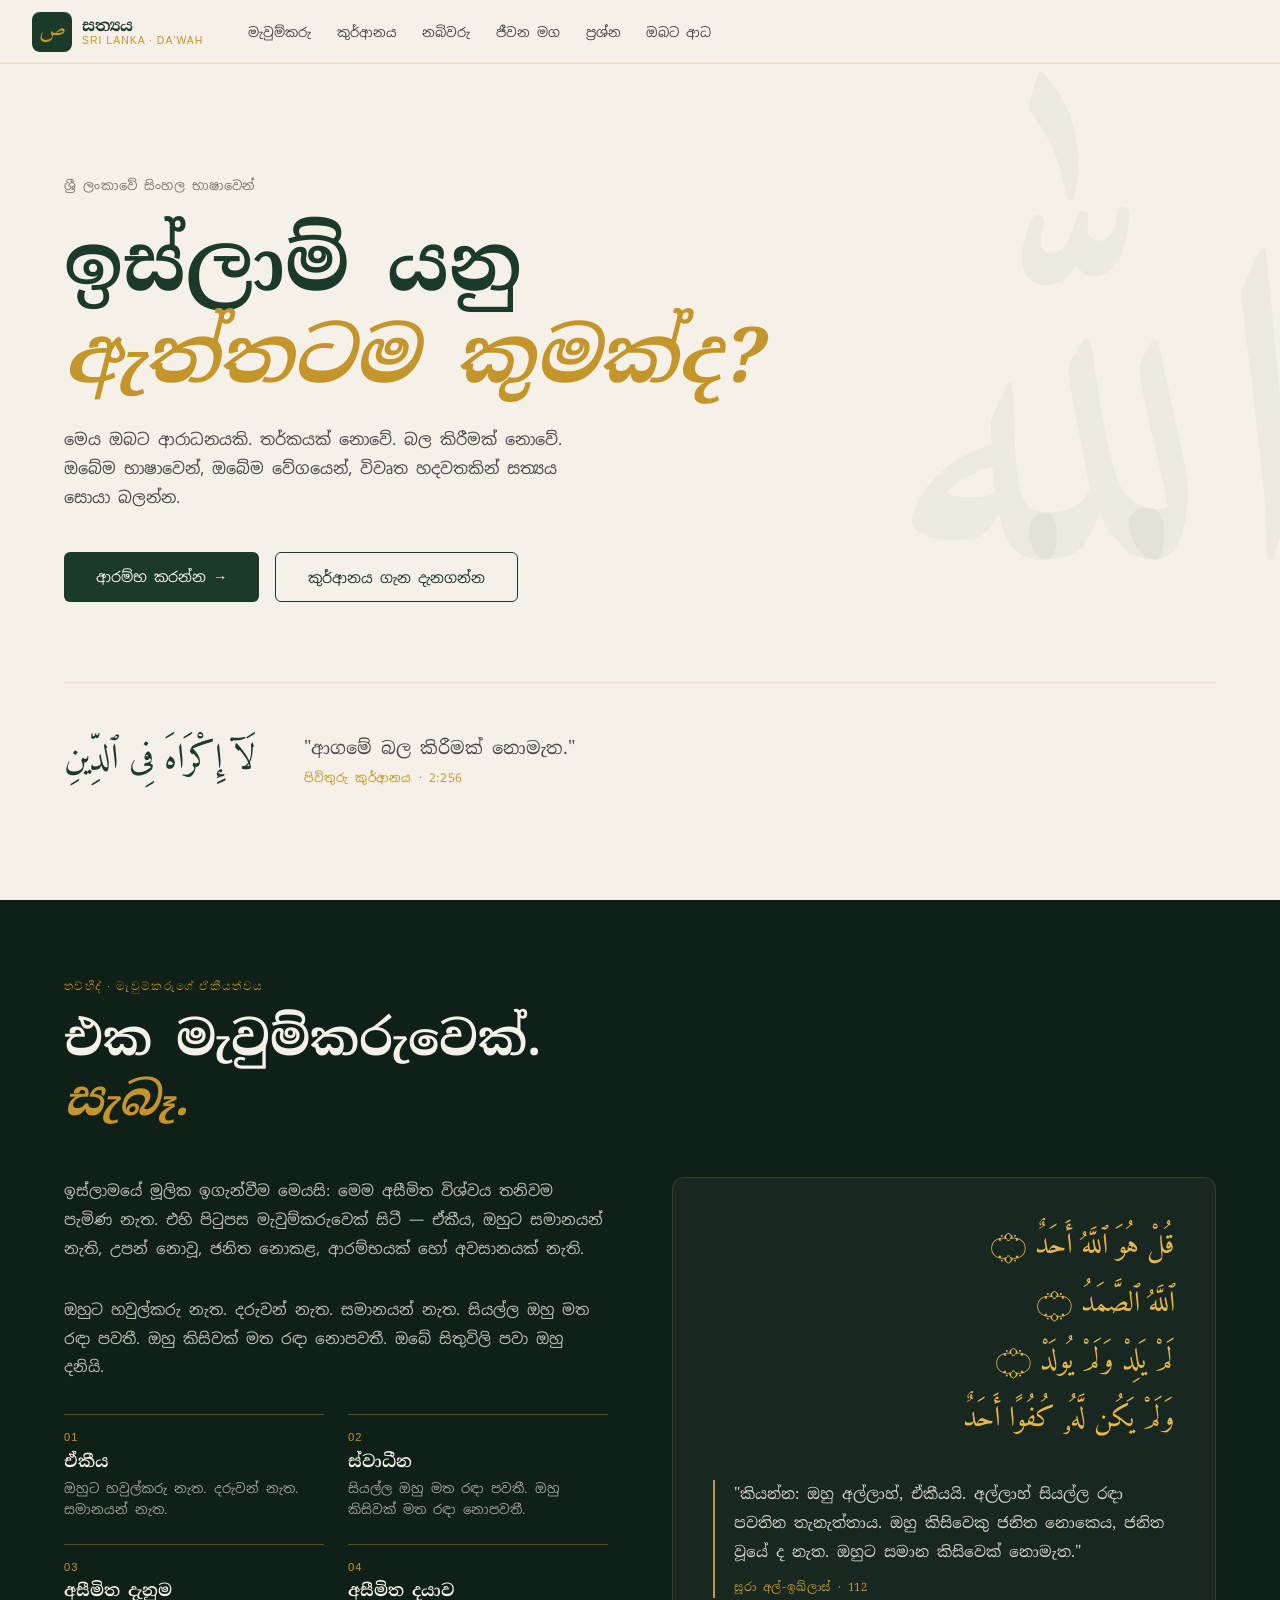
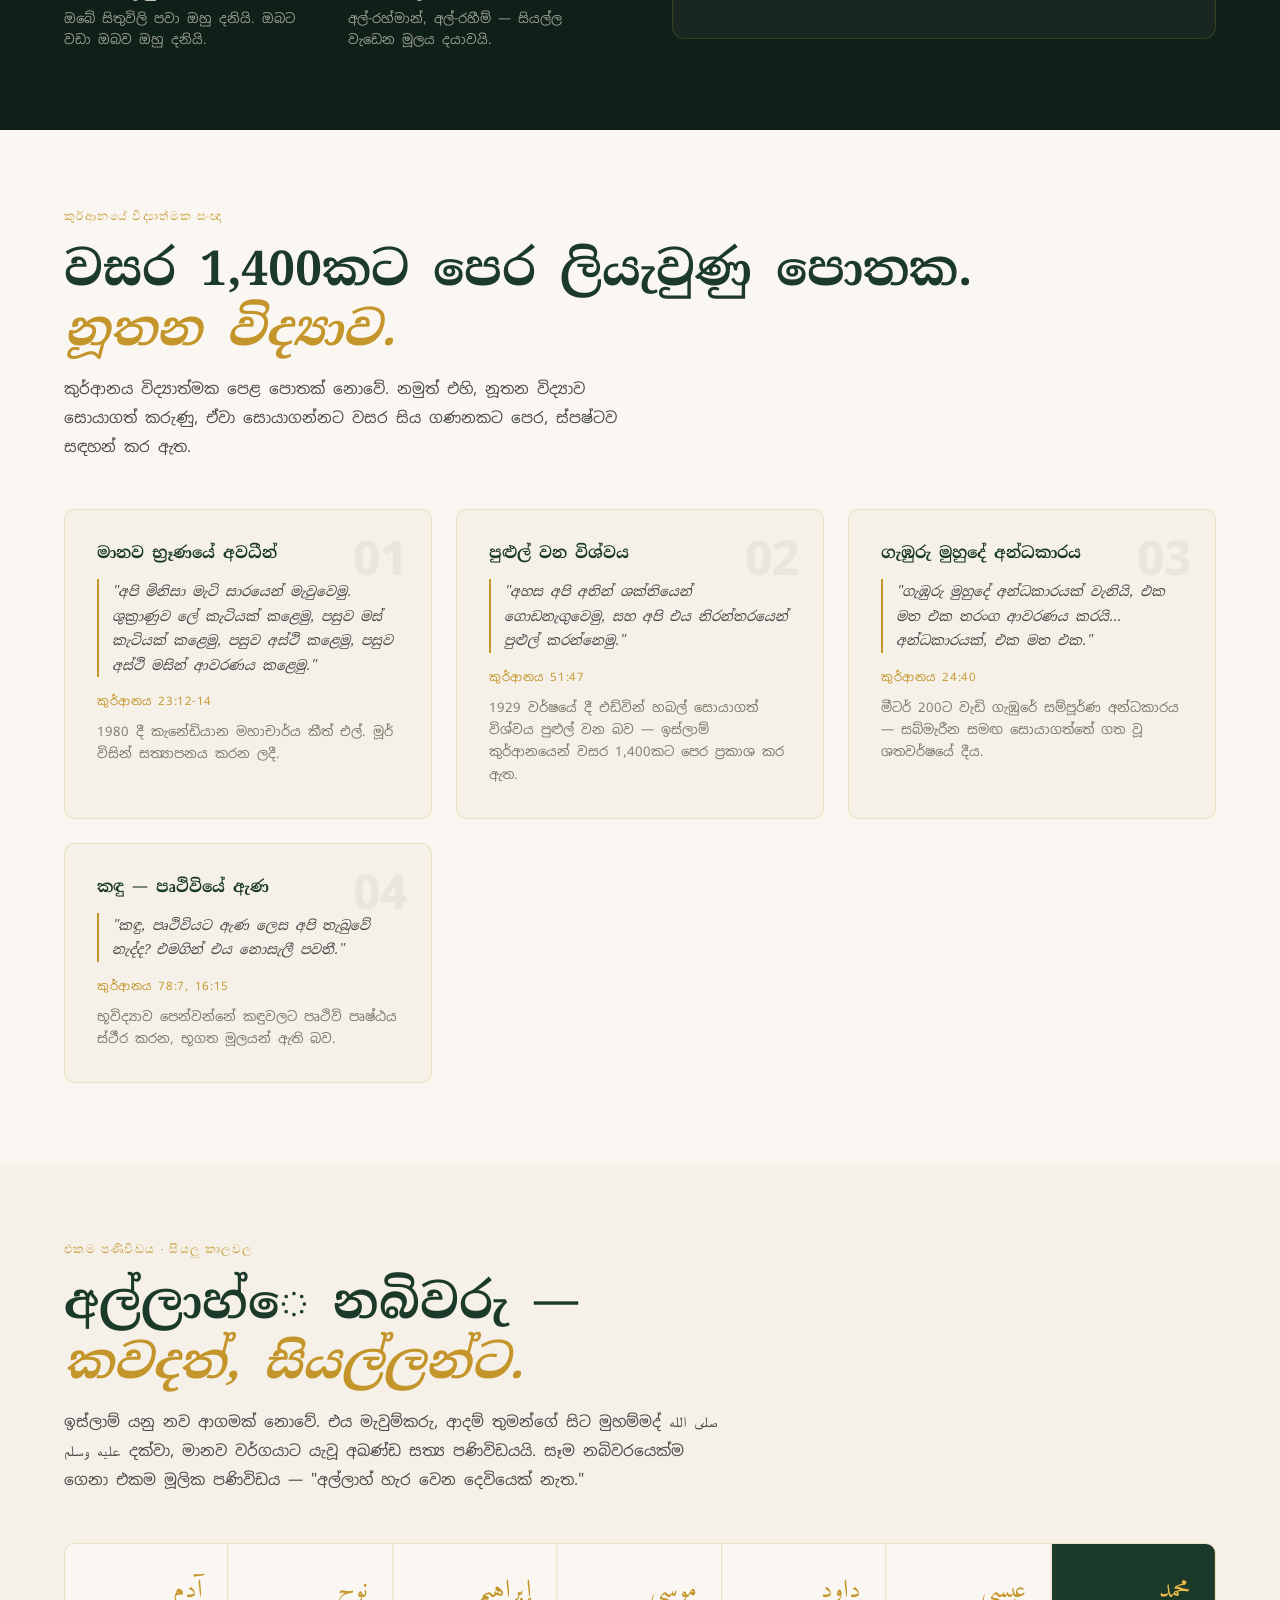
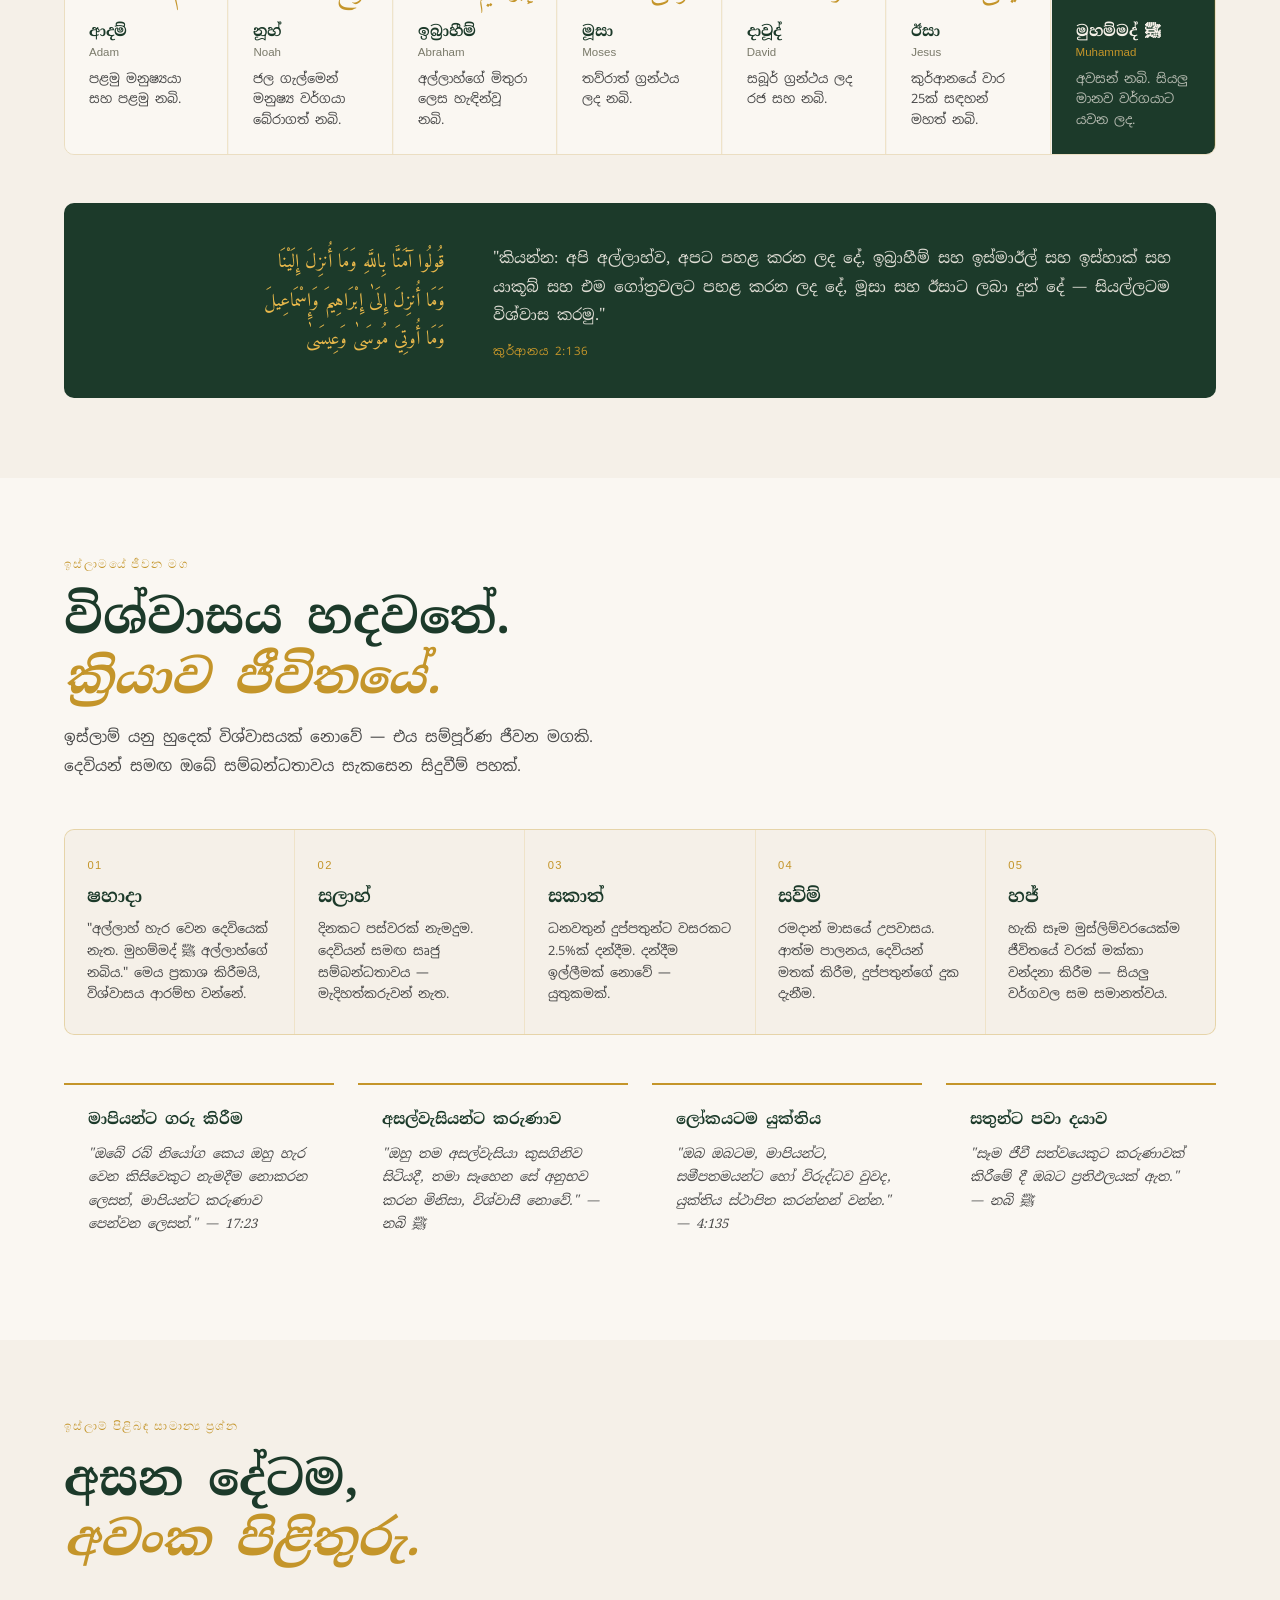
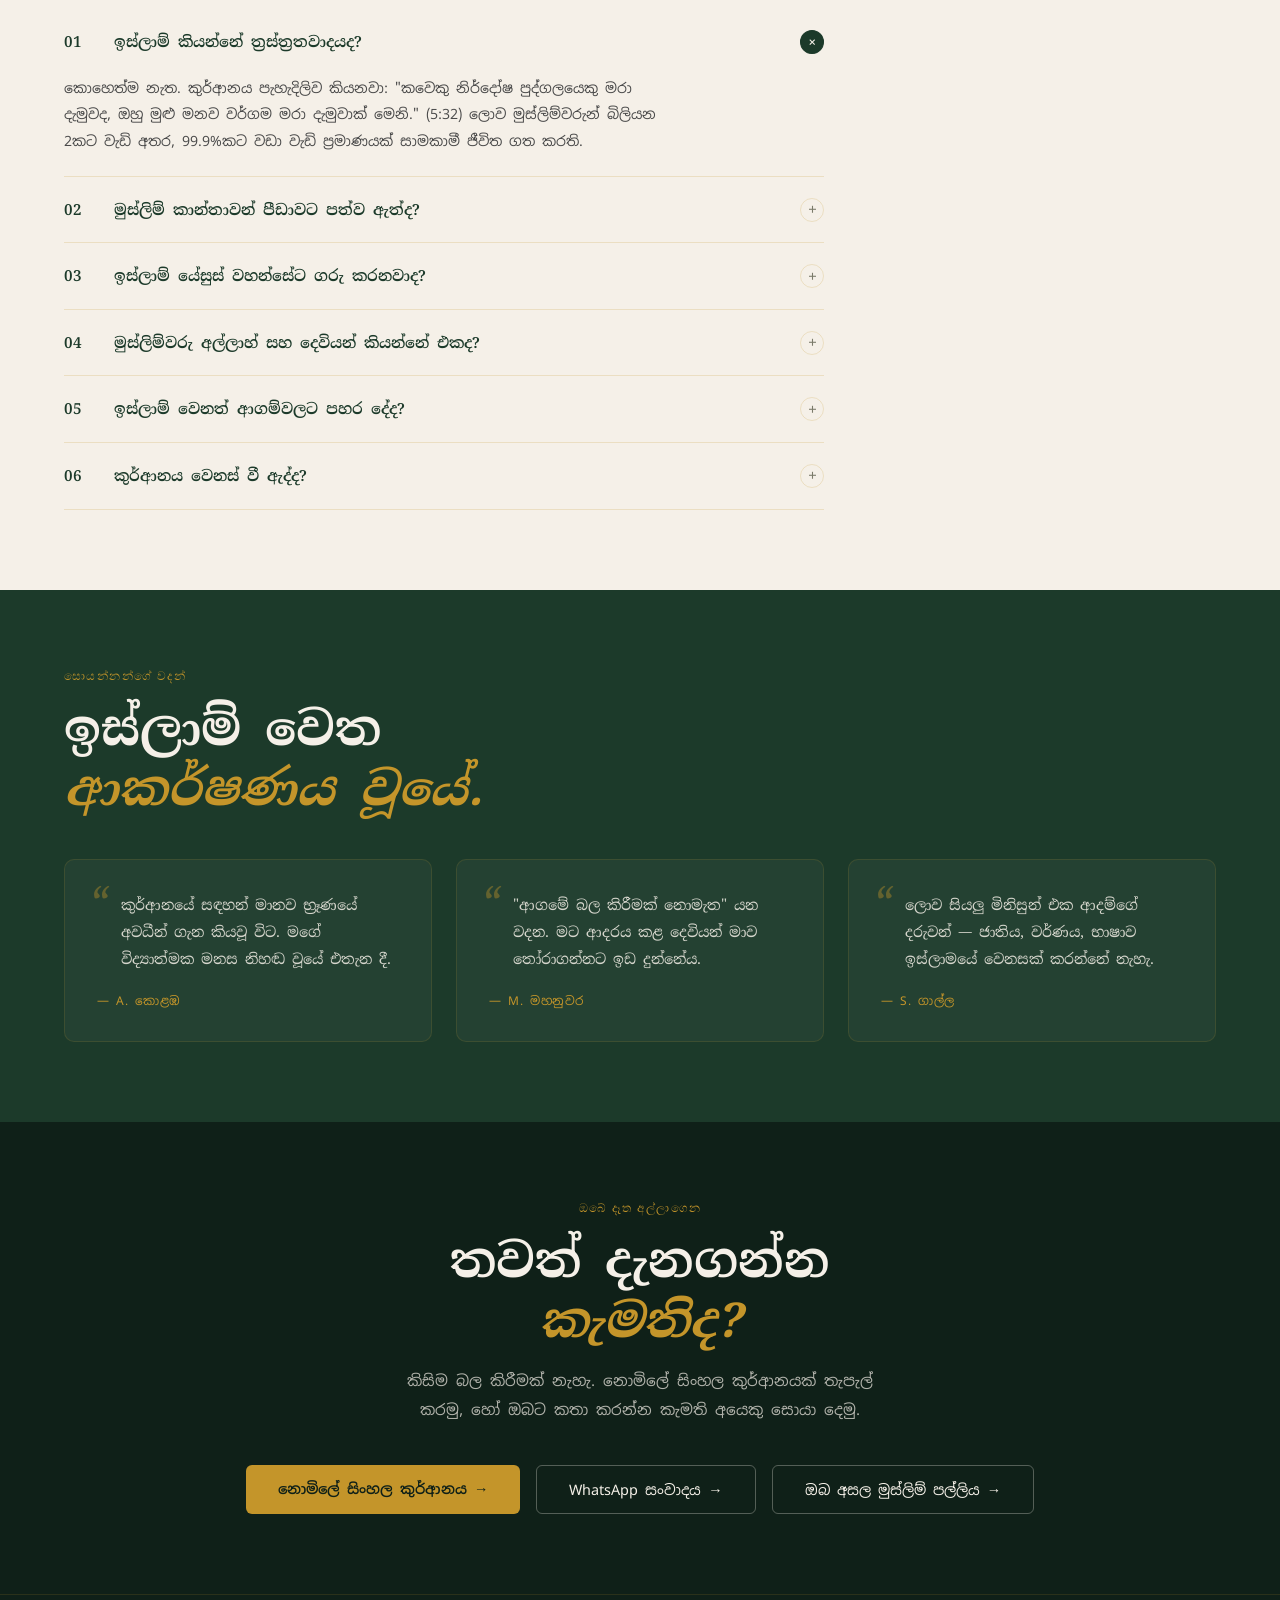
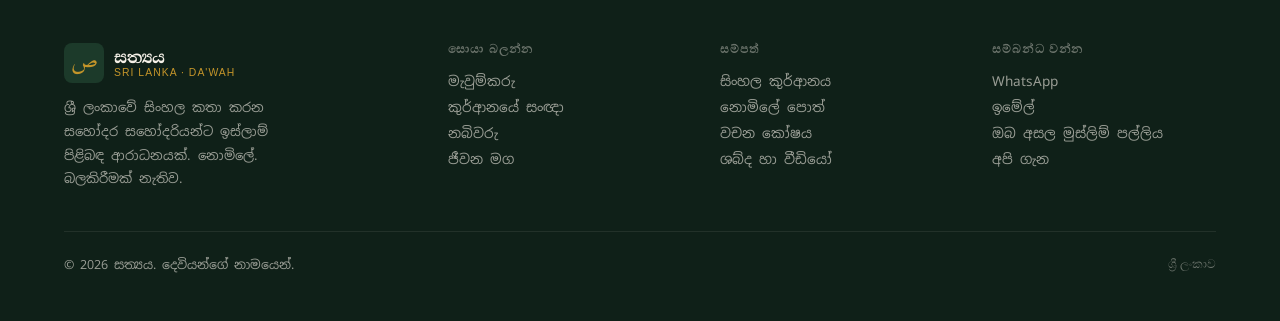
<file: sathyaya.html>
<!DOCTYPE html>
<html lang="si">
<head>
<meta charset="UTF-8">
<meta name="viewport" content="width=device-width, initial-scale=1.0">
<title>සත්‍යය · Sri Lanka Da'wah</title>
<link rel="preconnect" href="https://fonts.googleapis.com">
<link href="https://fonts.googleapis.com/css2?family=Noto+Serif+Sinhala:wght@300;400;600;700;900&family=Noto+Sans+Sinhala:wght@300;400;600&family=Amiri:ital,wght@0,400;0,700;1,400&display=swap" rel="stylesheet">
<style>
  :root {
    --cream: #F5F0E8;
    --warm-white: #FAF7F2;
    --gold: #C4952A;
    --gold-light: #E8B84B;
    --dark-green: #1C3A2A;
    --deep-green: #0F2018;
    --mid-green: #2A5240;
    --text-dark: #1A1A1A;
    --text-medium: #4A4A4A;
    --text-light: #7A7A6A;
    --border: rgba(196,149,42,0.2);
  }
  * { margin: 0; padding: 0; box-sizing: border-box; }
  html { scroll-behavior: smooth; }
  body { font-family: 'Noto Sans Sinhala', sans-serif; background: var(--cream); color: var(--text-dark); overflow-x: hidden; }
  .arabic { font-family: 'Amiri', serif; direction: rtl; }
  nav { position: fixed; top: 0; left: 0; right: 0; z-index: 100; background: rgba(245,240,232,0.95); backdrop-filter: blur(12px); border-bottom: 1px solid var(--border); padding: 0 2rem; display: flex; align-items: center; gap: 2rem; height: 64px; }
  .nav-logo { display: flex; align-items: center; gap: 10px; text-decoration: none; color: var(--dark-green); flex-shrink: 0; }
  .nav-logo-icon { width: 40px; height: 40px; background: var(--dark-green); border-radius: 8px; display: flex; align-items: center; justify-content: center; font-family: 'Amiri', serif; font-size: 1.4rem; color: var(--gold); }
  .nav-logo-text { font-family: 'Noto Serif Sinhala', serif; font-weight: 700; font-size: 1rem; line-height: 1.1; }
  .nav-logo-sub { font-size: 0.65rem; color: var(--gold); letter-spacing: 0.1em; font-weight: 400; font-family: sans-serif; }
  .nav-links { display: flex; gap: 0; list-style: none; flex: 1; }
  .nav-links a { text-decoration: none; color: var(--text-medium); font-size: 0.82rem; padding: 0.4rem 0.8rem; border-radius: 4px; transition: all 0.2s; font-family: 'Noto Sans Sinhala', sans-serif; }
  .nav-links a:hover { color: var(--dark-green); background: rgba(28,58,42,0.06); }
  .hero { min-height: 100vh; display: flex; flex-direction: column; justify-content: center; padding: 8rem 4rem 4rem; position: relative; overflow: hidden; }
  .hero-bg-arabic { position: absolute; right: -2rem; top: 50%; transform: translateY(-50%); font-family: 'Amiri', serif; font-size: 28rem; color: rgba(28,58,42,0.04); line-height: 1; user-select: none; pointer-events: none; }
  .hero-label { font-size: 0.8rem; color: var(--text-light); letter-spacing: 0.05em; margin-bottom: 1.5rem; }
  .hero h1 { font-family: 'Noto Serif Sinhala', serif; font-size: clamp(2.8rem, 6vw, 5rem); font-weight: 700; line-height: 1.2; color: var(--dark-green); max-width: 700px; margin-bottom: 1.5rem; }
  .hero h1 em { font-style: italic; color: var(--gold); }
  .hero-subtitle { font-size: 1rem; color: var(--text-medium); max-width: 520px; line-height: 1.8; margin-bottom: 2.5rem; }
  .hero-buttons { display: flex; gap: 1rem; flex-wrap: wrap; }
  .btn-primary { background: var(--dark-green); color: var(--cream); padding: 0.9rem 2rem; border-radius: 6px; text-decoration: none; font-size: 0.9rem; transition: all 0.2s; }
  .btn-primary:hover { background: var(--mid-green); transform: translateY(-1px); }
  .btn-outline { border: 1.5px solid var(--dark-green); color: var(--dark-green); padding: 0.9rem 2rem; border-radius: 6px; text-decoration: none; font-size: 0.9rem; transition: all 0.2s; }
  .btn-outline:hover { background: rgba(28,58,42,0.06); }
  .hero-verse { margin-top: 5rem; padding-top: 3rem; border-top: 1px solid var(--border); display: flex; align-items: center; gap: 3rem; flex-wrap: wrap; }
  .hero-verse-arabic { font-family: 'Amiri', serif; font-size: 2.2rem; color: var(--dark-green); direction: rtl; line-height: 1.6; }
  .hero-verse-text { font-family: 'Noto Serif Sinhala', serif; font-size: 1.1rem; color: var(--text-medium); max-width: 380px; line-height: 1.8; }
  .hero-verse-ref { font-size: 0.75rem; color: var(--gold); margin-top: 0.4rem; letter-spacing: 0.05em; }
  section { padding: 5rem 4rem; }
  .section-label { font-size: 0.72rem; letter-spacing: 0.12em; color: var(--gold); text-transform: uppercase; margin-bottom: 1rem; font-family: sans-serif; }
  .section-title { font-family: 'Noto Serif Sinhala', serif; font-size: clamp(2rem, 4vw, 3rem); font-weight: 700; color: var(--dark-green); line-height: 1.25; margin-bottom: 1rem; }
  .section-title em { font-style: italic; color: var(--gold); }
  .tawheed { background: var(--deep-green); color: var(--cream); position: relative; overflow: hidden; }
  .tawheed .section-title { color: var(--cream); }
  .tawheed-grid { display: grid; grid-template-columns: 1fr 1fr; gap: 4rem; align-items: start; margin-top: 3rem; }
  .tawheed-left p { color: rgba(245,240,232,0.75); line-height: 1.9; font-size: 0.95rem; margin-bottom: 2rem; }
  .tawheed-pillars { display: grid; grid-template-columns: 1fr 1fr; gap: 1.5rem; margin-top: 2rem; }
  .pillar { border-top: 1px solid rgba(196,149,42,0.4); padding-top: 1rem; }
  .pillar-num { font-size: 0.7rem; color: var(--gold); letter-spacing: 0.1em; margin-bottom: 0.4rem; font-family: sans-serif; }
  .pillar-title { font-family: 'Noto Serif Sinhala', serif; font-size: 1.05rem; font-weight: 600; color: var(--cream); margin-bottom: 0.4rem; }
  .pillar-desc { font-size: 0.82rem; color: rgba(245,240,232,0.6); line-height: 1.6; }
  .tawheed-right { background: rgba(255,255,255,0.04); border: 1px solid rgba(196,149,42,0.2); border-radius: 12px; padding: 2.5rem; text-align: right; }
  .tawheed-surah-arabic { font-family: 'Amiri', serif; font-size: 1.8rem; color: var(--gold-light); line-height: 2; direction: rtl; margin-bottom: 2rem; }
  .tawheed-surah-text { font-family: 'Noto Serif Sinhala', serif; font-size: 0.95rem; color: rgba(245,240,232,0.85); line-height: 1.9; text-align: left; border-left: 2px solid var(--gold); padding-left: 1.2rem; }
  .tawheed-surah-ref { font-size: 0.72rem; color: var(--gold); margin-top: 0.6rem; letter-spacing: 0.05em; text-align: left; }
  .science { background: var(--warm-white); }
  .science-intro { max-width: 580px; color: var(--text-medium); line-height: 1.9; font-size: 0.95rem; margin: 1rem 0 3rem; }
  .science-cards { display: grid; grid-template-columns: repeat(auto-fit, minmax(280px, 1fr)); gap: 1.5rem; }
  .science-card { background: var(--cream); border: 1px solid var(--border); border-radius: 10px; padding: 2rem; position: relative; overflow: hidden; transition: transform 0.2s, box-shadow 0.2s; }
  .science-card:hover { transform: translateY(-3px); box-shadow: 0 12px 40px rgba(28,58,42,0.1); }
  .science-card-num { position: absolute; top: 1.5rem; right: 1.5rem; font-size: 3rem; font-weight: 800; color: rgba(28,58,42,0.05); line-height: 1; }
  .science-card h3 { font-family: 'Noto Serif Sinhala', serif; font-size: 1rem; font-weight: 700; color: var(--dark-green); margin-bottom: 1rem; }
  .science-card blockquote { font-family: 'Noto Serif Sinhala', serif; font-size: 0.85rem; color: var(--text-medium); line-height: 1.8; border-left: 2px solid var(--gold); padding-left: 0.8rem; margin-bottom: 1rem; font-style: italic; }
  .science-card-ref { font-size: 0.72rem; color: var(--gold); letter-spacing: 0.05em; margin-bottom: 0.8rem; }
  .science-card p { font-size: 0.82rem; color: var(--text-light); line-height: 1.7; }
  .prophets { background: var(--cream); }
  .prophets-subtitle { color: var(--text-medium); line-height: 1.9; font-size: 0.95rem; max-width: 660px; margin: 1rem 0 3rem; }
  .prophets-grid { display: grid; grid-template-columns: repeat(auto-fit, minmax(160px, 1fr)); gap: 1px; border: 1px solid var(--border); border-radius: 10px; overflow: hidden; margin-bottom: 3rem; }
  .prophet-card { background: var(--warm-white); padding: 1.5rem; border-right: 1px solid var(--border); transition: background 0.2s; }
  .prophet-card:hover { background: var(--cream); }
  .prophet-arabic { font-family: 'Amiri', serif; font-size: 1.6rem; color: var(--gold); direction: rtl; margin-bottom: 0.5rem; }
  .prophet-name { font-family: 'Noto Serif Sinhala', serif; font-weight: 700; font-size: 0.95rem; color: var(--dark-green); margin-bottom: 0.3rem; }
  .prophet-name-en { font-size: 0.72rem; color: var(--text-light); margin-bottom: 0.7rem; font-family: sans-serif; }
  .prophet-desc { font-size: 0.8rem; color: var(--text-medium); line-height: 1.6; }
  .prophets-verse-box { background: var(--dark-green); border-radius: 10px; padding: 2.5rem; color: var(--cream); display: flex; gap: 3rem; align-items: center; flex-wrap: wrap; }
  .prophets-verse-arabic { font-family: 'Amiri', serif; font-size: 1.2rem; direction: rtl; line-height: 2; color: var(--gold-light); flex: 1; min-width: 200px; }
  .prophets-verse-text { flex: 2; min-width: 260px; }
  .prophets-verse-text p { font-family: 'Noto Serif Sinhala', serif; font-size: 0.95rem; line-height: 1.9; color: rgba(245,240,232,0.9); }
  .prophets-verse-text .ref { font-size: 0.72rem; color: var(--gold); margin-top: 0.8rem; letter-spacing: 0.05em; }
  .pillars-section { background: var(--warm-white); }
  .pillars-intro { color: var(--text-medium); line-height: 1.9; font-size: 0.95rem; max-width: 580px; margin: 1rem 0 3rem; }
  .pillars-five { display: grid; grid-template-columns: repeat(5, 1fr); gap: 1px; background: var(--border); border: 1px solid var(--border); border-radius: 10px; overflow: hidden; margin-bottom: 3rem; }
  .pillar-box { background: var(--cream); padding: 1.8rem 1.4rem; display: flex; flex-direction: column; align-items: flex-start; transition: background 0.25s, color 0.25s; cursor: default; }
  .pillar-box:hover { background: var(--dark-green); }
  .pillar-box-num { font-size: 0.7rem; letter-spacing: 0.12em; color: var(--gold); margin-bottom: 0.8rem; font-family: sans-serif; }
  .pillar-box-title { font-family: 'Noto Serif Sinhala', serif; font-weight: 700; font-size: 1.1rem; color: var(--dark-green); margin-bottom: 0.7rem; transition: color 0.25s; }
  .pillar-box:hover .pillar-box-title { color: var(--cream); }
  .pillar-box-desc { font-size: 0.8rem; color: var(--text-medium); line-height: 1.7; transition: color 0.25s; }
  .pillar-box:hover .pillar-box-desc { color: rgba(245,240,232,0.7); }
  .ethics-grid { display: grid; grid-template-columns: repeat(auto-fit, minmax(240px, 1fr)); gap: 1.5rem; margin-top: 2rem; }
  .ethic-card { padding: 1.5rem; border-top: 2px solid var(--gold); }
  .ethic-title { font-family: 'Noto Serif Sinhala', serif; font-weight: 700; font-size: 0.95rem; color: var(--dark-green); margin-bottom: 0.8rem; }
  .ethic-quote { font-size: 0.82rem; color: var(--text-medium); line-height: 1.8; font-style: italic; font-family: 'Noto Serif Sinhala', serif; }
  .faq { background: var(--cream); }
  .faq-list { max-width: 760px; margin-top: 2.5rem; }
  .faq-item { border-bottom: 1px solid var(--border); }
  .faq-question { width: 100%; text-align: left; padding: 1.3rem 0; display: flex; justify-content: space-between; align-items: center; background: none; border: none; cursor: pointer; font-family: 'Noto Serif Sinhala', serif; font-size: 0.95rem; font-weight: 600; color: var(--dark-green); }
  .faq-icon { width: 24px; height: 24px; border-radius: 50%; border: 1.5px solid var(--border); display: flex; align-items: center; justify-content: center; flex-shrink: 0; font-size: 1rem; color: var(--text-light); transition: all 0.2s; }
  .faq-item.open .faq-icon { background: var(--dark-green); border-color: var(--dark-green); color: var(--cream); transform: rotate(45deg); }
  .faq-answer { display: none; padding-bottom: 1.3rem; font-size: 0.88rem; color: var(--text-medium); line-height: 1.9; max-width: 620px; }
  .faq-item.open .faq-answer { display: block; }
  .testimonials { background: var(--dark-green); }
  .testimonials .section-title { color: var(--cream); }
  .testimonials-grid { display: grid; grid-template-columns: repeat(3, 1fr); gap: 1.5rem; margin-top: 2.5rem; }
  .testimonial-card { background: rgba(255,255,255,0.04); border: 1px solid rgba(196,149,42,0.15); border-radius: 10px; padding: 2rem; }
  .testimonial-quote { font-family: 'Noto Serif Sinhala', serif; font-size: 0.9rem; color: rgba(245,240,232,0.85); line-height: 1.9; margin-bottom: 1.2rem; padding-left: 1.5rem; position: relative; }
  .testimonial-quote::before { content: '\201C'; font-family: 'Amiri', serif; font-size: 3rem; color: var(--gold); opacity: 0.4; position: absolute; top: -0.5rem; left: -0.3rem; line-height: 1; }
  .testimonial-attr { font-size: 0.75rem; color: var(--gold); letter-spacing: 0.05em; }
  .cta { background: var(--deep-green); color: var(--cream); text-align: center; }
  .cta .section-title { color: var(--cream); }
  .cta-subtitle { color: rgba(245,240,232,0.7); max-width: 480px; margin: 1rem auto 2.5rem; line-height: 1.9; font-size: 0.95rem; }
  .cta-buttons { display: flex; justify-content: center; gap: 1rem; flex-wrap: wrap; }
  .btn-gold { background: var(--gold); color: var(--deep-green); padding: 0.9rem 2rem; border-radius: 6px; text-decoration: none; font-size: 0.9rem; font-weight: 600; transition: all 0.2s; }
  .btn-gold:hover { background: var(--gold-light); transform: translateY(-1px); }
  .btn-outline-light { border: 1.5px solid rgba(245,240,232,0.3); color: var(--cream); padding: 0.9rem 2rem; border-radius: 6px; text-decoration: none; font-size: 0.9rem; transition: all 0.2s; }
  .btn-outline-light:hover { border-color: rgba(245,240,232,0.6); transform: translateY(-1px); }
  footer { background: var(--deep-green); border-top: 1px solid rgba(196,149,42,0.15); padding: 3rem 4rem; color: rgba(245,240,232,0.6); }
  .footer-grid { display: grid; grid-template-columns: 1.5fr 1fr 1fr 1fr; gap: 3rem; margin-bottom: 2.5rem; }
  .footer-brand p { font-size: 0.82rem; line-height: 1.8; margin-top: 0.8rem; max-width: 220px; font-family: 'Noto Sans Sinhala', sans-serif; }
  .footer-col h4 { font-size: 0.72rem; letter-spacing: 0.1em; color: rgba(245,240,232,0.4); text-transform: uppercase; margin-bottom: 1rem; font-family: sans-serif; }
  .footer-col a { display: block; text-decoration: none; color: rgba(245,240,232,0.6); font-size: 0.85rem; margin-bottom: 0.5rem; transition: color 0.2s; font-family: 'Noto Sans Sinhala', sans-serif; }
  .footer-col a:hover { color: var(--gold); }
  .footer-bottom { border-top: 1px solid rgba(245,240,232,0.08); padding-top: 1.5rem; display: flex; justify-content: space-between; align-items: center; font-size: 0.78rem; font-family: 'Noto Sans Sinhala', sans-serif; }
  .footer-bottom-right { color: rgba(245,240,232,0.4); font-family: sans-serif; font-size: 0.72rem; }
  @keyframes fadeUp { from { opacity: 0; transform: translateY(24px); } to { opacity: 1; transform: translateY(0); } }
  .hero h1 { animation: fadeUp 0.7s ease both; }
  .hero-subtitle { animation: fadeUp 0.7s 0.1s ease both; }
  .hero-buttons { animation: fadeUp 0.7s 0.2s ease both; }
  @media (max-width: 900px) {
    nav { display: none; }
    section { padding: 3rem 1.5rem; }
    .hero { padding: 5rem 1.5rem 3rem; }
    .tawheed-grid { grid-template-columns: 1fr; gap: 2rem; }
    .testimonials-grid { grid-template-columns: 1fr; }
    .pillars-five { grid-template-columns: repeat(2, 1fr); }
    .footer-grid { grid-template-columns: 1fr 1fr; gap: 2rem; }
  }
  @media (max-width: 600px) {
    .pillars-five { grid-template-columns: 1fr; }
    .footer-grid { grid-template-columns: 1fr; }
    .hero h1 { font-size: 2.2rem; }
    .testimonials-grid { grid-template-columns: 1fr; }
  }
</style>
</head>
<body>

<nav>
  <a href="#" class="nav-logo">
    <div class="nav-logo-icon">ص</div>
    <div>
      <div class="nav-logo-text">සත්‍යය</div>
      <div class="nav-logo-sub">SRI LANKA · DA'WAH</div>
    </div>
  </a>
  <ul class="nav-links">
    <li><a href="#tawheed">මැවුම්කරු</a></li>
    <li><a href="#science">කුර්ආනය</a></li>
    <li><a href="#prophets">නබිවරු</a></li>
    <li><a href="#pillars">ජීවන මග</a></li>
    <li><a href="#faq">ප්‍රශ්න</a></li>
    <li><a href="#cta">ඔබට ආධ</a></li>
  </ul>
</nav>

<section class="hero">
  <div class="hero-bg-arabic">الله</div>
  <div class="hero-label">ශ්‍රී ලංකාවේ සිංහල භාෂාවෙන්</div>
  <h1>ඉස්ලාම් යනු<br><em>ඇත්තටම කුමක්ද?</em></h1>
  <p class="hero-subtitle">
    මෙය ඔබට ආරාධනයකි. තර්කයක් නොවේ. බල කිරීමක් නොවේ.<br>
    ඔබේම භාෂාවෙන්, ඔබේම වේගයෙන්, විවෘත හදවතකින් සත්‍යය සොයා බලන්න.
  </p>
  <div class="hero-buttons">
    <a href="#tawheed" class="btn-primary">ආරම්භ කරන්න →</a>
    <a href="#science" class="btn-outline">කුර්ආනය ගැන දැනගන්න</a>
  </div>
  <div class="hero-verse">
    <div class="hero-verse-arabic">لَآ إِكْرَاهَ فِى ٱلدِّينِ</div>
    <div>
      <div class="hero-verse-text">"ආගමේ බල කිරීමක් නොමැත."</div>
      <div class="hero-verse-ref">පිවිතුරු කුර්ආනය · 2:256</div>
    </div>
  </div>
</section>

<section class="tawheed" id="tawheed">
  <div class="section-label">තව්හීද් · මැවුම්කරුගේ ඒකීයත්වය</div>
  <h2 class="section-title">එක මැවුම්කරුවෙක්.<br><em>සැබෑ.</em></h2>
  <div class="tawheed-grid">
    <div class="tawheed-left">
      <p>ඉස්ලාමයේ මූලික ඉගැන්වීම මෙයසි: මෙම අසීමිත විශ්වය තනිවම පැමිණ නැත. එහි පිටුපස මැවුම්කරුවෙක් සිටී — ඒකීය, ඔහුට සමානයන් නැති, උපන් නොවූ, ජනිත නොකළ, ආරම්භයක් හෝ අවසානයක් නැති.</p>
      <p>ඔහුට හවුල්කරු නැත. දරුවන් නැත. සමානයන් නැත. සියල්ල ඔහු මත රඳා පවතී. ඔහු කිසිවක් මත රඳා නොපවතී. ඔබේ සිතුවිලි පවා ඔහු දනියි.</p>
      <div class="tawheed-pillars">
        <div class="pillar">
          <div class="pillar-num">01</div>
          <div class="pillar-title">ඒකීය</div>
          <div class="pillar-desc">ඔහුට හවුල්කරු නැත. දරුවන් නැත. සමානයන් නැත.</div>
        </div>
        <div class="pillar">
          <div class="pillar-num">02</div>
          <div class="pillar-title">ස්වාධීන</div>
          <div class="pillar-desc">සියල්ල ඔහු මත රඳා පවතී. ඔහු කිසිවක් මත රඳා නොපවතී.</div>
        </div>
        <div class="pillar">
          <div class="pillar-num">03</div>
          <div class="pillar-title">අසීමිත දැනුම</div>
          <div class="pillar-desc">ඔබේ සිතුවිලි පවා ඔහු දනියි. ඔබට වඩා ඔබව ඔහු දනියි.</div>
        </div>
        <div class="pillar">
          <div class="pillar-num">04</div>
          <div class="pillar-title">අසීමිත දයාව</div>
          <div class="pillar-desc">අල්-රහ්මාන්, අල්-රහීම් — සියල්ල වැඩෙන මූලය දයාවයි.</div>
        </div>
      </div>
    </div>
    <div class="tawheed-right">
      <div class="tawheed-surah-arabic">
        قُلْ هُوَ ٱللَّهُ أَحَدٌ ۝<br>
        ٱللَّهُ ٱلصَّمَدُ ۝<br>
        لَمْ يَلِدْ وَلَمْ يُولَدْ ۝<br>
        وَلَمْ يَكُن لَّهُۥ كُفُوًا أَحَدٌ
      </div>
      <div class="tawheed-surah-text">
        "කියන්න: ඔහු අල්ලාහ්, ඒකීයයි. අල්ලාහ් සියල්ල රඳා පවතින තැනැත්තාය. ඔහු කිසිවෙකු ජනිත නොකෙය, ජනිත වූයේ ද නැත. ඔහුට සමාන කිසිවෙක් නොමැත."
        <div class="tawheed-surah-ref">සූරා අල්-ඉඛ්ලාස් · 112</div>
      </div>
    </div>
  </div>
</section>

<section class="science" id="science">
  <div class="section-label">කුර්ආනයේ විද්‍යාත්මක සංඥා</div>
  <h2 class="section-title">වසර 1,400කට පෙර ලියැවුණු පොතක.<br><em>නූතන විද්‍යාව.</em></h2>
  <p class="science-intro">කුර්ආනය විද්‍යාත්මක පෙළ පොතක් නොවේ. නමුත් එහි, නූතන විද්‍යාව සොයාගත් කරුණු, ඒවා සොයාගන්නට වසර සිය ගණනකට පෙර, ස්පෂ්ටව සඳහන් කර ඇත.</p>
  <div class="science-cards">
    <div class="science-card">
      <div class="science-card-num">01</div>
      <h3>මානව භ්‍රෑණයේ අවධීන්</h3>
      <blockquote>"අපි මිනිසා මැටි සාරයෙන් මැවුවෙමු. ශුක්‍රාණුව ලේ කැටියක් කළෙමු, පසුව මස් කැටියක් කළෙමු, පසුව අස්ථි කළෙමු, පසුව අස්ථි මසින් ආවරණය කළෙමු."</blockquote>
      <div class="science-card-ref">කුර්ආනය 23:12-14</div>
      <p>1980 දී කැනේඩියාන මහාචාර්ය කීත් එල්. මූර් විසින් සත්‍යාපනය කරන ලදී.</p>
    </div>
    <div class="science-card">
      <div class="science-card-num">02</div>
      <h3>පුළුල් වන විශ්වය</h3>
      <blockquote>"අහස අපි අතින් ශක්තියෙන් ගොඩනැගුවෙමු, සහ අපි එය නිරන්තරයෙන් පුළුල් කරන්නෙමු."</blockquote>
      <div class="science-card-ref">කුර්ආනය 51:47</div>
      <p>1929 වර්ෂයේ දී එඩ්වින් හබල් සොයාගත් විශ්වය පුළුල් වන බව — ඉස්ලාම් කුර්ආනයෙන් වසර 1,400කට පෙර ප්‍රකාශ කර ඇත.</p>
    </div>
    <div class="science-card">
      <div class="science-card-num">03</div>
      <h3>ගැඹුරු මුහුදේ අන්ධකාරය</h3>
      <blockquote>"ගැඹුරු මුහුදේ අන්ධකාරයක් වැනියි, එක මත එක තරංග ආවරණය කරයි... අන්ධකාරයක්, එක මත එක."</blockquote>
      <div class="science-card-ref">කුර්ආනය 24:40</div>
      <p>මීටර් 200ට වැඩි ගැඹුරේ සම්පූර්ණ අන්ධකාරය — සබ්මැරීන සමඟ සොයාගත්තේ ගත වූ ශතවර්ෂයේ දීය.</p>
    </div>
    <div class="science-card">
      <div class="science-card-num">04</div>
      <h3>කඳු — පෘථිවියේ ඇණ</h3>
      <blockquote>"කඳු, පෘථිවියට ඇණ ලෙස අපි තැබුවේ නැද්ද? එමගින් එය නොසැලී පවතී."</blockquote>
      <div class="science-card-ref">කුර්ආනය 78:7, 16:15</div>
      <p>භූවිද්‍යාව පෙන්වන්නේ කඳුවලට පෘථිවි පෘෂ්ඨය ස්ථීර කරන, භූගත මූලයන් ඇති බව.</p>
    </div>
  </div>
</section>

<section class="prophets" id="prophets">
  <div class="section-label">එකම පණිවිඩය · සියලු කාලවල</div>
  <h2 class="section-title">අල්ලාහ්ෙ නබිවරු —<br><em>කවදත්, සියල්ලන්ට.</em></h2>
  <p class="prophets-subtitle">ඉස්ලාම් යනු නව ආගමක් නොවේ. එය මැවුම්කරු, ආදම් තුමන්ගේ සිට මුහම්මද් صلى الله عليه وسلم දක්වා, මානව වර්ගයාට යැවූ අඛණ්ඩ සත්‍ය පණිවිඩයයි. සෑම නබිවරයෙක්ම ගෙනා එකම මූලික පණිවිඩය — "අල්ලාහ් හැර වෙන දෙවියෙක් නැත."</p>
  <div class="prophets-grid">
    <div class="prophet-card">
      <div class="prophet-arabic">آدم</div>
      <div class="prophet-name">ආදම්</div>
      <div class="prophet-name-en">Adam</div>
      <div class="prophet-desc">පළමු මනුෂ්‍යයා සහ පළමු නබි.</div>
    </div>
    <div class="prophet-card">
      <div class="prophet-arabic">نوح</div>
      <div class="prophet-name">නූහ්</div>
      <div class="prophet-name-en">Noah</div>
      <div class="prophet-desc">ජල ගැල්මෙන් මනුෂ්‍ය වර්ගයා බේරාගත් නබි.</div>
    </div>
    <div class="prophet-card">
      <div class="prophet-arabic">إبراهيم</div>
      <div class="prophet-name">ඉබ්‍රාහීම්</div>
      <div class="prophet-name-en">Abraham</div>
      <div class="prophet-desc">අල්ලාහ්ගේ මිතුරා ලෙස හැඳින්වූ නබි.</div>
    </div>
    <div class="prophet-card">
      <div class="prophet-arabic">موسى</div>
      <div class="prophet-name">මූසා</div>
      <div class="prophet-name-en">Moses</div>
      <div class="prophet-desc">තව්රාත් ග්‍රන්ථය ලද නබි.</div>
    </div>
    <div class="prophet-card">
      <div class="prophet-arabic">داود</div>
      <div class="prophet-name">දාවූද්</div>
      <div class="prophet-name-en">David</div>
      <div class="prophet-desc">සබූර් ග්‍රන්ථය ලද රජ සහ නබි.</div>
    </div>
    <div class="prophet-card">
      <div class="prophet-arabic">عيسى</div>
      <div class="prophet-name">ඊසා</div>
      <div class="prophet-name-en">Jesus</div>
      <div class="prophet-desc">කුර්ආනයේ වාර 25ක් සඳහන් මහත් නබි.</div>
    </div>
    <div class="prophet-card" style="background: var(--dark-green);">
      <div class="prophet-arabic" style="color: var(--gold-light);">محمد</div>
      <div class="prophet-name" style="color: var(--cream);">මුහම්මද් ﷺ</div>
      <div class="prophet-name-en" style="color: var(--gold);">Muhammad</div>
      <div class="prophet-desc" style="color: rgba(245,240,232,0.7);">අවසන් නබි. සියලු මානව වර්ගයාට යවන ලද.</div>
    </div>
  </div>
  <div class="prophets-verse-box">
    <div class="prophets-verse-arabic">قُولُوا آمَنَّا بِاللَّهِ وَمَا أُنزِلَ إِلَيْنَا<br>وَمَا أُنزِلَ إِلَىٰ إِبْرَاهِيمَ وَإِسْمَاعِيلَ<br>وَمَا أُوتِيَ مُوسَىٰ وَعِيسَىٰ</div>
    <div class="prophets-verse-text">
      <p>"කියන්න: අපි අල්ලාහ්ව, අපට පහළ කරන ලද දේ, ඉබ්‍රාහීම් සහ ඉස්මාඊල් සහ ඉස්හාක් සහ යාකූබ් සහ එම ගෝත්‍රවලට පහළ කරන ලද දේ, මූසා සහ ඊසාට ලබා දුන් දේ — සියල්ලටම විශ්වාස කරමු."</p>
      <div class="ref">කුර්ආනය 2:136</div>
    </div>
  </div>
</section>

<section class="pillars-section" id="pillars">
  <div class="section-label">ඉස්ලාමයේ ජීවන මග</div>
  <h2 class="section-title">විශ්වාසය හදවතේ.<br><em>ක්‍රියාව ජීවිතයේ.</em></h2>
  <p class="pillars-intro">ඉස්ලාම් යනු හුදෙක් විශ්වාසයක් නොවේ — එය සම්පූර්ණ ජීවන මගකි. දෙවියන් සමඟ ඔබේ සම්බන්ධතාවය සැකසෙන සිදුවීම් පහක්.</p>
  <div class="pillars-five">
    <div class="pillar-box">
      <div class="pillar-box-num">01</div>
      <div class="pillar-box-title">ෂහාදා</div>
      <div class="pillar-box-desc">"අල්ලාහ් හැර වෙන දෙවියෙක් නැත. මුහම්මද් ﷺ අල්ලාහ්ගේ නබිය." මෙය ප්‍රකාශ කිරීමයි, විශ්වාසය ආරම්භ වන්නේ.</div>
    </div>
    <div class="pillar-box">
      <div class="pillar-box-num">02</div>
      <div class="pillar-box-title">සලාහ්</div>
      <div class="pillar-box-desc">දිනකට පස්වරක් නැමදුම. දෙවියන් සමඟ සෘජු සම්බන්ධතාවය — මැදිහත්කරුවන් නැත.</div>
    </div>
    <div class="pillar-box">
      <div class="pillar-box-num">03</div>
      <div class="pillar-box-title">සකාත්</div>
      <div class="pillar-box-desc">ධනවතුන් දුප්පතුන්ට වසරකට 2.5%ක් දන්දීම. දන්දීම ඉල්ලීමක් නොවේ — යුතුකමක්.</div>
    </div>
    <div class="pillar-box">
      <div class="pillar-box-num">04</div>
      <div class="pillar-box-title">සව්ම්</div>
      <div class="pillar-box-desc">රමදාන් මාසයේ උපවාසය. ආත්ම පාලනය, දෙවියන් මතක් කිරීම, දුප්පතුන්ගේ දුක දැනීම.</div>
    </div>
    <div class="pillar-box">
      <div class="pillar-box-num">05</div>
      <div class="pillar-box-title">හජ්</div>
      <div class="pillar-box-desc">හැකි සෑම මුස්ලිම්වරයෙක්ම ජීවිතයේ වරක් මක්කා වන්දනා කිරීම — සියලු වර්ගවල සම සමානත්වය.</div>
    </div>
  </div>
  <div class="ethics-grid">
    <div class="ethic-card">
      <div class="ethic-title">මාපියන්ට ගරු කිරීම</div>
      <div class="ethic-quote">"ඔබේ රබ් නියෝග කෙය ඔහු හැර වෙන කිසිවෙකුට නැමදීම නොකරන ලෙසත්, මාපියන්ට කරුණාව පෙන්වන ලෙසත්." — 17:23</div>
    </div>
    <div class="ethic-card">
      <div class="ethic-title">අසල්වැසියන්ට කරුණාව</div>
      <div class="ethic-quote">"ඔහු තම අසල්වැසියා කුසගිනිව සිටියදී, තමා සෑහෙන සේ අනුභව කරන මිනිසා, විශ්වාසී නොවේ." — නබි ﷺ</div>
    </div>
    <div class="ethic-card">
      <div class="ethic-title">ලෝකයටම යුක්තිය</div>
      <div class="ethic-quote">"ඔබ ඔබටම, මාපියන්ට, සමීපතමයන්ට හෝ විරුද්ධව වුවද, යුක්තිය ස්ථාපිත කරන්නන් වන්න." — 4:135</div>
    </div>
    <div class="ethic-card">
      <div class="ethic-title">සතුන්ට පවා දයාව</div>
      <div class="ethic-quote">"සෑම ජීවී සත්වයෙකුට කරුණාවක් කිරීමේ දී ඔබට ප්‍රතිඵලයක් ඇත." — නබි ﷺ</div>
    </div>
  </div>
</section>

<section class="faq" id="faq">
  <div class="section-label">ඉස්ලාම් පිළිබඳ සාමාන්‍ය ප්‍රශ්න</div>
  <h2 class="section-title">අසන දේටම,<br><em>අවංක පිළිතුරු.</em></h2>
  <div class="faq-list">
    <div class="faq-item open">
      <button class="faq-question" onclick="toggleFaq(this)">
        <span>01 &nbsp;&nbsp; ඉස්ලාම් කියන්නේ ත්‍රස්ත්‍රතවාදයද?</span>
        <span class="faq-icon">+</span>
      </button>
      <div class="faq-answer">කොහෙත්ම නැත. කුර්ආනය පැහැදිලිව කියනවා: "කවෙකු නිර්දෝෂ පුද්ගලයෙකු මරා දැමුවද, ඔහු මුළු මනව වර්ගම මරා දැමුවාක් මෙනි." (5:32) ලොව මුස්ලිම්වරුන් බිලියන 2කට වැඩි අතර, 99.9%කට වඩා වැඩි ප්‍රමාණයක් සාමකාමී ජීවිත ගත කරති.</div>
    </div>
    <div class="faq-item">
      <button class="faq-question" onclick="toggleFaq(this)">
        <span>02 &nbsp;&nbsp; මුස්ලිම් කාන්තාවන් පීඩාවට පත්ව ඇත්ද?</span>
        <span class="faq-icon">+</span>
      </button>
      <div class="faq-answer">ඉස්ලාම් කාන්තාවට ගරු සහ අයිතිවාසිකම් ලබා දෙයි. කුර්ආනය ප්‍රකාශ කරන්නේ කාන්තාවන් සහ පිරිමි අල්ලාහ් ඉදිරියේ සමාන බවයි. ලෝකයේ බොහෝ ශිෂ්‍යාවන්, ව්‍යාපාරිකයන් සහ නායිකාවන් ගෞරවනීය ලෙස හිජාබ් ධරිති.</div>
    </div>
    <div class="faq-item">
      <button class="faq-question" onclick="toggleFaq(this)">
        <span>03 &nbsp;&nbsp; ඉස්ලාම් යේසුස් වහන්සේට ගරු කරනවාද?</span>
        <span class="faq-icon">+</span>
      </button>
      <div class="faq-answer">ඔව්! ඊසා (යේසුස්) ඉස්ලාමයේ ඉතා ගෞරවනීය නබිවරයෙකි. ඔහු කුර්ආනයේ වාර 25ක් සඳහන් වේ. වෙනස නම් ඔහු ශ්‍රේෂ්ඨ නබිවරයෙකු ලෙස පිළිගැනීමයි, දෙවිකමනස ලෙස නොවේ.</div>
    </div>
    <div class="faq-item">
      <button class="faq-question" onclick="toggleFaq(this)">
        <span>04 &nbsp;&nbsp; මුස්ලිම්වරු අල්ලාහ් සහ දෙවියන් කියන්නේ එකද?</span>
        <span class="faq-icon">+</span>
      </button>
      <div class="faq-answer">ඔව්, "අල්ලාහ්" යනු අරාබි භාෂාවෙන් "The God" — දෙවිදූ — යන අර්ථයයි. ක්‍රිස්තියානි සහ යුදෙව් අරාබිවරු ද ඔවුන්ගේ ප්‍රාර්ථනාවල "අල්ලාහ්" යන වචනය භාවිත කරති.</div>
    </div>
    <div class="faq-item">
      <button class="faq-question" onclick="toggleFaq(this)">
        <span>05 &nbsp;&nbsp; ඉස්ලාම් වෙනත් ආගම්වලට පහර දේද?</span>
        <span class="faq-icon">+</span>
      </button>
      <div class="faq-answer">නොවේ. ඉස්ලාම් ආගමේ නිදහස ශ්‍රේෂ්ඨ කරගනියි. "ආගමේ බල කිරීමක් නොමැත" (2:256). ඉස්ලාමී ඉතිහාසය පුරා මුස්ලිම් ප්‍රදේශවල ක්‍රිස්තියානීන්, යුදෙව්, හින්දූ සහ අනෙකුත් ඇදහිලිකරුවෝ ශාන්තිව ජීවත් වූහ.</div>
    </div>
    <div class="faq-item">
      <button class="faq-question" onclick="toggleFaq(this)">
        <span>06 &nbsp;&nbsp; කුර්ආනය වෙනස් වී ඇද්ද?</span>
        <span class="faq-icon">+</span>
      </button>
      <div class="faq-answer">නොවේ. කුර්ආනය ලෝකයේ වාර ගණනාවක් සත්‍යාපනය කර ඇති වෙනස් නොවූ ග්‍රන්ථයයි. කාලය හරහා ලක්ෂ ගණනක් හාෆිස් (කුර්ආනය කටපාඩම් කර ඇත්ත) ජීවත් ව ඇත. ලෝකයේ සෑම කෙළවරකාවල ඇති කුර්ආනය වෙනස් නොවේ.</div>
    </div>
  </div>
</section>

<section class="testimonials" id="stories">
  <div class="section-label">සොයන්නන්ගේ වදන්</div>
  <h2 class="section-title">ඉස්ලාම් වෙත<br><em>ආකර්ෂණය වූයේ.</em></h2>
  <div class="testimonials-grid">
    <div class="testimonial-card">
      <div class="testimonial-quote">කුර්ආනයේ සඳහන් මානව භ්‍රෑණයේ අවධීන් ගැන කියවූ විට. මගේ විද්‍යාත්මක මනස නිහඬ වූයේ එතැන දී.</div>
      <div class="testimonial-attr">— A. කොළඹ</div>
    </div>
    <div class="testimonial-card">
      <div class="testimonial-quote">"ආගමේ බල කිරීමක් නොමැත" යන වදන. මට ආදරය කළ දෙවියන් මාව තෝරාගන්නට ඉඩ දුන්නේය.</div>
      <div class="testimonial-attr">— M. මහනුවර</div>
    </div>
    <div class="testimonial-card">
      <div class="testimonial-quote">ලොව සියලු මිනිසුන් එක ආදම්ගේ දරුවන් — ජාතිය, වර්ණය, භාෂාව ඉස්ලාමයේ වෙනසක් කරන්නේ නැහැ.</div>
      <div class="testimonial-attr">— S. ගාල්ල</div>
    </div>
  </div>
</section>

<section class="cta" id="cta">
  <div class="section-label">ඔබේ දෑත අල්ලාගෙන</div>
  <h2 class="section-title">තවත් දැනගන්න<br><em>කැමතිද?</em></h2>
  <p class="cta-subtitle">කිසිම බල කිරීමක් නැහැ. නොමිලේ සිංහල කුර්ආනයක් තැපැල් කරමු, හෝ ඔබට කතා කරන්න කැමති අයෙකු සොයා දෙමු.</p>
  <div class="cta-buttons">
    <a href="#" class="btn-gold">නොමිලේ සිංහල කුර්ආනය →</a>
    <a href="#" class="btn-outline-light">WhatsApp සංවාදය →</a>
    <a href="#" class="btn-outline-light">ඔබ අසල මුස්ලිම් පල්ලිය →</a>
  </div>
</section>

<footer>
  <div class="footer-grid">
    <div class="footer-brand">
      <div class="nav-logo" style="text-decoration:none; color: var(--cream);">
        <div class="nav-logo-icon">ص</div>
        <div>
          <div class="nav-logo-text" style="color: var(--cream);">සත්‍යය</div>
          <div class="nav-logo-sub">SRI LANKA · DA'WAH</div>
        </div>
      </div>
      <p>ශ්‍රී ලංකාවේ සිංහල කතා කරන සහෝදර සහෝදරියන්ට ඉස්ලාම් පිළිබඳ ආරාධනයක්. නොමිලේ. බලකිරීමක් නැතිව.</p>
    </div>
    <div class="footer-col">
      <h4>සොයා බලන්න</h4>
      <a href="#tawheed">මැවුම්කරු</a>
      <a href="#science">කුර්ආනයේ සංඥා</a>
      <a href="#prophets">නබිවරු</a>
      <a href="#pillars">ජීවන මග</a>
    </div>
    <div class="footer-col">
      <h4>සම්පත්</h4>
      <a href="#">සිංහල කුර්ආනය</a>
      <a href="#">නොමිලේ පොත්</a>
      <a href="#">වචන කෝෂය</a>
      <a href="#">ශබ්ද හා වීඩියෝ</a>
    </div>
    <div class="footer-col">
      <h4>සම්බන්ධ වන්න</h4>
      <a href="#">WhatsApp</a>
      <a href="#">ඉමේල්</a>
      <a href="#">ඔබ අසල මුස්ලිම් පල්ලිය</a>
      <a href="#">අපි ගැන</a>
    </div>
  </div>
  <div class="footer-bottom">
    <span>© 2026 සත්‍යය. දෙවියන්ගේ නාමයෙන්.</span>
    <span class="footer-bottom-right">ශ්‍රී ලංකාව</span>
  </div>
</footer>

<script>
  function toggleFaq(btn) {
    const item = btn.parentElement;
    const isOpen = item.classList.contains('open');
    document.querySelectorAll('.faq-item').forEach(el => el.classList.remove('open'));
    if (!isOpen) item.classList.add('open');
  }
  document.querySelectorAll('a[href^="#"]').forEach(a => {
    a.addEventListener('click', e => {
      const href = a.getAttribute('href');
      if (href === '#') return;
      const target = document.querySelector(href);
      if (target) { e.preventDefault(); target.scrollIntoView({ behavior: 'smooth', block: 'start' }); }
    });
  });
</script>
</body>
</html>
</file>
<file: style.css>
/* ═══════════════════════════════════════
   SATHYAYA · UNMAI — Sri Lanka Da'wah
   style.css
═══════════════════════════════════════ */

@import url('https://fonts.googleapis.com/css2?family=Noto+Serif+Sinhala:wght@400;600;700;900&family=Noto+Sans+Sinhala:wght@300;400;600&family=Noto+Serif+Tamil:wght@400;600;700;900&family=Noto+Sans+Tamil:wght@300;400;600&family=Amiri:ital,wght@0,400;0,700;1,400&display=swap');

/* ── TOKENS ── */
:root {
  --cream:       #F4EFE6;
  --warm-white:  #FAF7F2;
  --gold:        #C4952A;
  --gold-light:  #E8B84B;
  --gold-pale:   #F5E6C0;
  --dark-green:  #1C3A2A;
  --deep-green:  #0F2018;
  --mid-green:   #2A5240;
  --teal:        #1A5E52;
  --rust:        #8B3A2A;
  --rust-light:  #C4522A;
  --text-dark:   #1A1A1A;
  --text-medium: #4A4A4A;
  --text-light:  #7A7A6A;
  --border:      rgba(196,149,42,0.18);
  --shadow:      0 8px 40px rgba(15,32,24,0.12);
}

/* ── RESET ── */
*, *::before, *::after { margin:0; padding:0; box-sizing:border-box; }
html { scroll-behavior:smooth; }
body {
  background: var(--cream);
  color: var(--text-dark);
  overflow-x: hidden;
}

/* ══════════════════════════════════════
   LANGUAGE SYSTEM
══════════════════════════════════════ */
/* Default: show Sinhala, hide Tamil */
[lang-ta] { display: none !important; }
[lang-si] { display: block; }
span[lang-si], a[lang-si], li[lang-si] { display: inline; }
span[lang-ta], a[lang-ta], li[lang-ta] { display: none; }

/* When Tamil active */
body.lang-ta [lang-ta] { display: block !important; }
body.lang-ta [lang-si] { display: none !important; }
body.lang-ta span[lang-ta], body.lang-ta a[lang-ta], body.lang-ta li[lang-ta] { display: inline !important; }
body.lang-ta span[lang-si], body.lang-ta a[lang-si], body.lang-ta li[lang-si] { display: none !important; }

/* Font mapping */
[lang-si], [lang-si] * { font-family: 'Noto Sans Sinhala', sans-serif; }
[lang-ta], [lang-ta] * { font-family: 'Noto Sans Tamil', sans-serif; }
.serif-si { font-family: 'Noto Serif Sinhala', serif; }
.serif-ta { font-family: 'Noto Serif Tamil', serif; }
.arabic   { font-family: 'Amiri', serif; direction: rtl; }

/* ══════════════════════════════════════
   NAV
══════════════════════════════════════ */
nav {
  position: fixed; top: 0; left: 0; right: 0;
  z-index: 200;
  background: rgba(244,239,230,0.96);
  backdrop-filter: blur(16px);
  border-bottom: 1px solid var(--border);
  height: 68px;
  display: flex;
  align-items: center;
  padding: 0 3rem;
  gap: 2rem;
}

.nav-logo {
  display: flex; align-items: center; gap: 12px;
  text-decoration: none; color: var(--dark-green);
  flex-shrink: 0;
}

.nav-logo-emblem {
  width: 44px; height: 44px;
  background: var(--dark-green);
  border-radius: 10px;
  display: flex; align-items: center; justify-content: center;
  position: relative;
  overflow: hidden;
}

.nav-logo-emblem svg {
  width: 28px; height: 28px;
  fill: var(--gold);
}

.nav-logo-text {
  display: flex; flex-direction: column; gap: 1px;
}

.nav-logo-si {
  font-family: 'Noto Serif Sinhala', serif;
  font-size: 1.05rem; font-weight: 700;
  color: var(--dark-green);
  line-height: 1;
}

.nav-logo-ta {
  font-family: 'Noto Serif Tamil', serif;
  font-size: 0.72rem; font-weight: 600;
  color: var(--gold);
  line-height: 1;
}

.nav-logo-sub {
  font-size: 0.58rem; color: var(--text-light);
  letter-spacing: 0.12em; font-family: sans-serif;
}

.nav-links {
  display: flex; gap: 0.2rem; list-style: none;
  flex: 1; margin-left: 0.5rem;
}

.nav-links a {
  text-decoration: none;
  color: var(--dark-green);
  padding: 0.45rem 0.9rem;
  border-radius: 6px;
  transition: background 0.2s, color 0.2s;
  white-space: nowrap;
}

.nav-links a[lang-si] { font-family: 'Noto Sans Sinhala', sans-serif; font-size: 0.87rem; }
.nav-links a[lang-ta] { font-family: 'Noto Sans Tamil', sans-serif; font-size: 0.85rem; }
.nav-links a:hover { background: rgba(28,58,42,0.08); }

/* Lang Toggle */
.lang-toggle {
  display: flex; margin-left: auto; flex-shrink: 0;
  background: rgba(28,58,42,0.07);
  border-radius: 8px; overflow: hidden;
  border: 1px solid var(--border);
}

.lang-btn {
  padding: 0.4rem 0.9rem;
  border: none; background: none;
  cursor: pointer;
  font-size: 0.82rem;
  color: var(--text-medium);
  transition: all 0.2s;
  font-weight: 500;
}

.lang-btn:first-child { font-family: 'Noto Sans Sinhala', sans-serif; }
.lang-btn:last-child  { font-family: 'Noto Sans Tamil', sans-serif; }
.lang-btn.active { background: var(--dark-green); color: var(--cream); }
.lang-btn:not(.active):hover { background: rgba(28,58,42,0.1); }

/* ══════════════════════════════════════
   HERO
══════════════════════════════════════ */
.hero {
  min-height: 100vh;
  display: grid;
  grid-template-columns: 1fr 1fr;
  align-items: center;
  padding: 7rem 4rem 4rem;
  gap: 4rem;
  position: relative;
  overflow: hidden;
}

/* Geometric background pattern */
.hero-pattern {
  position: absolute; inset: 0;
  pointer-events: none; z-index: 0;
  opacity: 0.45;
}

.hero-content { position: relative; z-index: 1; animation: fadeUp 0.8s ease both; }
.hero-visual  { position: relative; z-index: 1; display: flex; align-items: center; justify-content: center; }

.hero-label {
  display: inline-flex; align-items: center; gap: 0.5rem;
  font-size: 0.75rem; letter-spacing: 0.1em;
  color: var(--gold); margin-bottom: 1.6rem;
  text-transform: uppercase;
}

.hero-label[lang-si] { font-family: 'Noto Sans Sinhala', sans-serif; }
.hero-label[lang-ta] { font-family: 'Noto Sans Tamil', sans-serif; }

.hero-label::before {
  content: ''; display: inline-block;
  width: 24px; height: 1.5px;
  background: var(--gold);
}

.hero h1 {
  font-size: clamp(2.4rem, 4vw, 3.8rem);
  font-weight: 900;
  line-height: 1.2;
  color: var(--dark-green);
  margin-bottom: 1.6rem;
}

.hero h1[lang-si] { font-family: 'Noto Serif Sinhala', serif; }
.hero h1[lang-ta] { font-family: 'Noto Serif Tamil', serif; }
.hero h1 em { font-style: italic; color: var(--gold); }

.hero-subtitle {
  font-size: 0.97rem;
  line-height: 2;
  color: var(--text-medium);
  max-width: 460px;
  margin-bottom: 2.5rem;
}

.hero-subtitle[lang-si] { font-family: 'Noto Sans Sinhala', sans-serif; }
.hero-subtitle[lang-ta] { font-family: 'Noto Sans Tamil', sans-serif; }

.hero-buttons { display: flex; gap: 1rem; flex-wrap: wrap; }

.btn-primary {
  background: var(--dark-green); color: var(--cream);
  padding: 0.9rem 2rem; border-radius: 8px;
  text-decoration: none; font-size: 0.9rem;
  transition: all 0.2s;
  box-shadow: 0 4px 16px rgba(28,58,42,0.25);
}
.btn-primary:hover { background: var(--mid-green); transform: translateY(-2px); box-shadow: 0 8px 24px rgba(28,58,42,0.3); }

.btn-outline {
  border: 1.5px solid var(--dark-green);
  color: var(--dark-green);
  padding: 0.9rem 2rem; border-radius: 8px;
  text-decoration: none; font-size: 0.9rem;
  transition: all 0.2s;
}
.btn-outline:hover { background: rgba(28,58,42,0.07); transform: translateY(-2px); }

.btn-primary[lang-si], .btn-outline[lang-si] { font-family: 'Noto Sans Sinhala', sans-serif; }
.btn-primary[lang-ta], .btn-outline[lang-ta] { font-family: 'Noto Sans Tamil', sans-serif; }

/* Hero Visual Card */
.hero-card {
  background: var(--dark-green);
  border-radius: 20px;
  padding: 2.5rem;
  box-shadow: var(--shadow), 0 0 0 1px rgba(196,149,42,0.2);
  width: 100%; max-width: 380px;
  position: relative;
  overflow: hidden;
}

.hero-card-pattern {
  position: absolute; top: 0; right: 0;
  width: 180px; height: 180px;
  opacity: 0.08;
}

.hero-card-arabic {
  font-family: 'Amiri', serif;
  font-size: 4.5rem;
  color: var(--gold-light);
  direction: rtl;
  line-height: 2.4;
  margin-bottom: 1.5rem;
  opacity: 0.9;
}

.hero-card-verse {
  border-left: 3px solid var(--gold);
  padding-left: 1rem;
}

.hero-card-verse p {
  color: rgba(244,239,230,0.85);
  line-height: 1.9;
  font-size: 0.95rem;
  margin-bottom: 0.6rem;
}

.hero-card-verse p[lang-si] { font-family: 'Noto Serif Sinhala', serif; }
.hero-card-verse p[lang-ta] { font-family: 'Noto Serif Tamil', serif; }

.hero-card-ref {
  font-size: 0.72rem; color: var(--gold);
  letter-spacing: 0.08em; font-family: sans-serif;
}

/* ══════════════════════════════════════
   SECTION COMMONS
══════════════════════════════════════ */
section { padding: 5.5rem 4rem; position: relative; }

.section-label {
  font-size: 0.7rem; letter-spacing: 0.14em;
  color: var(--gold); text-transform: uppercase;
  margin-bottom: 0.8rem;
  display: flex; align-items: center; gap: 0.6rem;
}

.section-label::before {
  content: ''; display: inline-block;
  width: 18px; height: 1.5px;
  background: var(--gold); flex-shrink: 0;
}

.section-label[lang-si] { font-family: 'Noto Sans Sinhala', sans-serif; }
.section-label[lang-ta] { font-family: 'Noto Sans Tamil', sans-serif; }

.section-title {
  font-size: clamp(1.9rem, 3.5vw, 2.9rem);
  font-weight: 800; line-height: 1.25;
  color: var(--dark-green); margin-bottom: 1.2rem;
}

.section-title[lang-si] { font-family: 'Noto Serif Sinhala', serif; }
.section-title[lang-ta] { font-family: 'Noto Serif Tamil', serif; }
.section-title em { font-style: italic; color: var(--gold); }

/* ══════════════════════════════════════
   TAWHEED (dark section)
══════════════════════════════════════ */
.tawheed {
  background: var(--deep-green);
  color: var(--cream);
  overflow: hidden;
}

.tawheed .section-label { color: var(--gold-light); }
.tawheed .section-label::before { background: var(--gold-light); }
.tawheed .section-title { color: var(--cream); }

.tawheed-bg {
  position: absolute; top: -60px; right: -60px;
  width: 500px; height: 500px;
  border-radius: 50%;
  background: radial-gradient(circle, rgba(196,149,42,0.08) 0%, transparent 70%);
  pointer-events: none;
}

.tawheed-grid {
  display: grid; grid-template-columns: 1fr 1fr;
  gap: 4rem; align-items: start; margin-top: 3rem;
}

.tawheed-left p {
  color: rgba(244,239,230,0.72);
  line-height: 2; font-size: 0.93rem;
  margin-bottom: 2rem;
}

.tawheed-left p[lang-si] { font-family: 'Noto Sans Sinhala', sans-serif; }
.tawheed-left p[lang-ta] { font-family: 'Noto Sans Tamil', sans-serif; }

.tawheed-pillars {
  display: grid; grid-template-columns: 1fr 1fr;
  gap: 1.5rem;
}

.pillar {
  border-top: 1px solid rgba(196,149,42,0.35);
  padding-top: 1rem;
}

.pillar-num { font-size: 0.68rem; color: var(--gold); letter-spacing: 0.12em; margin-bottom: 0.4rem; font-family: sans-serif; }

.pillar-title {
  font-size: 1rem; font-weight: 600;
  color: var(--cream); margin-bottom: 0.4rem;
}

.pillar-title[lang-si] { font-family: 'Noto Serif Sinhala', serif; }
.pillar-title[lang-ta] { font-family: 'Noto Serif Tamil', serif; }

.pillar-desc { font-size: 0.8rem; color: rgba(244,239,230,0.55); line-height: 1.7; }
.pillar-desc[lang-si] { font-family: 'Noto Sans Sinhala', sans-serif; }
.pillar-desc[lang-ta] { font-family: 'Noto Sans Tamil', sans-serif; }

.tawheed-right {
  background: rgba(255,255,255,0.04);
  border: 1px solid rgba(196,149,42,0.2);
  border-radius: 16px; padding: 2.5rem; text-align: right;
  position: relative; overflow: hidden;
}

.surah-arabic {
  font-family: 'Amiri', serif;
  font-size: 1.75rem; color: var(--gold-light);
  line-height: 2.1; direction: rtl; margin-bottom: 2rem;
}

.surah-translation {
  font-size: 0.93rem;
  color: rgba(244,239,230,0.82);
  line-height: 2; text-align: left;
  border-left: 2px solid var(--gold);
  padding-left: 1.2rem;
}

.surah-translation[lang-si] { font-family: 'Noto Serif Sinhala', serif; }
.surah-translation[lang-ta] { font-family: 'Noto Serif Tamil', serif; }

.surah-ref {
  font-size: 0.7rem; color: var(--gold);
  margin-top: 0.8rem; text-align: left;
  letter-spacing: 0.06em; font-family: sans-serif;
}

/* ══════════════════════════════════════
   SCIENCE
══════════════════════════════════════ */
.science { background: var(--warm-white); }

.science-header {
  display: grid; grid-template-columns: 1fr 1fr;
  gap: 3rem; align-items: end; margin-bottom: 3rem;
}

.science-intro {
  font-size: 0.93rem; line-height: 2;
  color: var(--text-medium);
}

.science-intro[lang-si] { font-family: 'Noto Sans Sinhala', sans-serif; }
.science-intro[lang-ta] { font-family: 'Noto Sans Tamil', sans-serif; }

.science-cards {
  display: grid;
  grid-template-columns: repeat(auto-fit, minmax(270px, 1fr));
  gap: 1.5rem;
}

.science-card {
  background: var(--cream);
  border: 1px solid var(--border);
  border-radius: 14px; padding: 2rem;
  position: relative; overflow: hidden;
  transition: transform 0.25s, box-shadow 0.25s;
}

.science-card:hover { transform: translateY(-4px); box-shadow: var(--shadow); }

.science-card-accent {
  position: absolute; top: 0; right: 0;
  width: 80px; height: 80px;
  border-radius: 0 14px 0 80px;
}

.science-card:nth-child(1) .science-card-accent { background: linear-gradient(135deg, #2A5240, #1C3A2A); opacity:0.12; }
.science-card:nth-child(2) .science-card-accent { background: linear-gradient(135deg, #8B3A2A, #C4522A); opacity:0.1; }
.science-card:nth-child(3) .science-card-accent { background: linear-gradient(135deg, #1A5E52, #2A5240); opacity:0.12; }
.science-card:nth-child(4) .science-card-accent { background: linear-gradient(135deg, #C4952A, #E8B84B); opacity:0.12; }

.science-card-num {
  position: absolute; top: 1.2rem; right: 1.5rem;
  font-size: 2.8rem; font-weight: 900;
  color: rgba(28,58,42,0.05); line-height: 1;
  font-family: sans-serif;
}

.science-card h3 {
  font-size: 0.97rem; font-weight: 700;
  color: var(--dark-green); margin-bottom: 1rem;
}

.science-card h3[lang-si] { font-family: 'Noto Serif Sinhala', serif; }
.science-card h3[lang-ta] { font-family: 'Noto Serif Tamil', serif; }

.science-card blockquote {
  border-left: 2px solid var(--gold);
  padding-left: 0.8rem; margin-bottom: 1rem;
  font-size: 0.83rem; line-height: 1.85;
  color: var(--text-medium); font-style: italic;
}

.science-card blockquote[lang-si] { font-family: 'Noto Serif Sinhala', serif; }
.science-card blockquote[lang-ta] { font-family: 'Noto Serif Tamil', serif; }

.science-ref {
  font-size: 0.7rem; color: var(--gold);
  letter-spacing: 0.06em; margin-bottom: 0.7rem;
  font-family: sans-serif;
}

.science-note { font-size: 0.8rem; color: var(--text-light); line-height: 1.7; }
.science-note[lang-si] { font-family: 'Noto Sans Sinhala', sans-serif; }
.science-note[lang-ta] { font-family: 'Noto Sans Tamil', sans-serif; }

/* ══════════════════════════════════════
   PROPHETS
══════════════════════════════════════ */
.prophets { background: var(--cream); }

.prophets-intro {
  font-size: 0.93rem; line-height: 2;
  color: var(--text-medium); max-width: 680px;
  margin: 1rem 0 3rem;
}

.prophets-intro[lang-si] { font-family: 'Noto Sans Sinhala', sans-serif; }
.prophets-intro[lang-ta] { font-family: 'Noto Sans Tamil', sans-serif; }

.prophets-grid {
  display: grid;
  grid-template-columns: repeat(auto-fit, minmax(160px, 1fr));
  gap: 1px; background: var(--border);
  border: 1px solid var(--border);
  border-radius: 14px; overflow: hidden;
  margin-bottom: 3rem;
}

.prophet-card {
  background: var(--warm-white);
  padding: 1.6rem 1.3rem;
  transition: background 0.2s;
}

.prophet-card:hover { background: var(--cream); }

.prophet-card.featured {
  background: var(--dark-green);
}

.prophet-arabic {
  font-family: 'Amiri', serif;
  font-size: 1.7rem; color: var(--gold);
  direction: rtl; margin-bottom: 0.5rem;
}

.prophet-card.featured .prophet-arabic { color: var(--gold-light); }

.prophet-name {
  font-size: 0.92rem; font-weight: 700;
  color: var(--dark-green); margin-bottom: 0.2rem;
}

.prophet-name[lang-si] { font-family: 'Noto Serif Sinhala', serif; }
.prophet-name[lang-ta] { font-family: 'Noto Serif Tamil', serif; }
.prophet-card.featured .prophet-name { color: var(--cream); }

.prophet-en {
  font-size: 0.68rem; color: var(--text-light);
  font-family: sans-serif; margin-bottom: 0.7rem;
}

.prophet-card.featured .prophet-en { color: var(--gold); }

.prophet-desc { font-size: 0.77rem; line-height: 1.6; color: var(--text-medium); }
.prophet-desc[lang-si] { font-family: 'Noto Sans Sinhala', sans-serif; }
.prophet-desc[lang-ta] { font-family: 'Noto Sans Tamil', sans-serif; }
.prophet-card.featured .prophet-desc { color: rgba(244,239,230,0.65); }

.prophets-verse {
  background: var(--dark-green);
  border-radius: 14px; padding: 2.5rem;
  display: flex; gap: 3rem; align-items: center; flex-wrap: wrap;
}

.prophets-verse-arabic {
  font-family: 'Amiri', serif; font-size: 1.15rem;
  direction: rtl; line-height: 2;
  color: var(--gold-light); flex: 1; min-width: 200px;
}

.prophets-verse-text { flex: 2; min-width: 260px; }

.prophets-verse-text p {
  font-size: 0.92rem; line-height: 2;
  color: rgba(244,239,230,0.88); margin-bottom: 0.4rem;
}

.prophets-verse-text p[lang-si] { font-family: 'Noto Serif Sinhala', serif; }
.prophets-verse-text p[lang-ta] { font-family: 'Noto Serif Tamil', serif; }

.prophets-verse-text .ref { font-size: 0.7rem; color: var(--gold); font-family: sans-serif; letter-spacing: 0.06em; }

/* ══════════════════════════════════════
   FIVE PILLARS
══════════════════════════════════════ */
.pillars-section {
  background: linear-gradient(160deg, #F0EBE0 0%, #E8E0D0 100%);
  position: relative; overflow: hidden;
}

.pillars-intro {
  font-size: 0.93rem; line-height: 2;
  color: var(--text-medium); max-width: 600px;
  margin: 1rem 0 3rem;
}

.pillars-intro[lang-si] { font-family: 'Noto Sans Sinhala', sans-serif; }
.pillars-intro[lang-ta] { font-family: 'Noto Sans Tamil', sans-serif; }

.pillars-five {
  display: grid; grid-template-columns: repeat(5, 1fr);
  gap: 1px; background: var(--border);
  border: 1px solid var(--border);
  border-radius: 14px; overflow: hidden;
  margin-bottom: 3rem;
}

.pillar-box {
  background: rgba(244,239,230,0.9);
  padding: 2rem 1.3rem;
  transition: background 0.25s, transform 0.2s;
  cursor: default;
}

.pillar-box:hover { background: var(--dark-green); }

.pillar-box-num {
  font-size: 0.68rem; letter-spacing: 0.14em;
  color: var(--gold); margin-bottom: 0.8rem;
  font-family: sans-serif;
}

.pillar-box-title {
  font-size: 1rem; font-weight: 700;
  color: var(--dark-green); margin-bottom: 0.7rem;
  transition: color 0.25s;
}

.pillar-box-title[lang-si] { font-family: 'Noto Serif Sinhala', serif; }
.pillar-box-title[lang-ta] { font-family: 'Noto Serif Tamil', serif; }
.pillar-box:hover .pillar-box-title { color: var(--cream); }

.pillar-box-desc {
  font-size: 0.78rem; line-height: 1.75;
  color: var(--text-medium); transition: color 0.25s;
}

.pillar-box-desc[lang-si] { font-family: 'Noto Sans Sinhala', sans-serif; }
.pillar-box-desc[lang-ta] { font-family: 'Noto Sans Tamil', sans-serif; }
.pillar-box:hover .pillar-box-desc { color: rgba(244,239,230,0.65); }

/* Ethics */
.ethics-grid {
  display: grid;
  grid-template-columns: repeat(auto-fit, minmax(240px, 1fr));
  gap: 1.5rem; margin-top: 0.5rem;
}

.ethic-card {
  padding: 1.6rem;
  border-top: 3px solid var(--gold);
  background: rgba(244,239,230,0.6);
  border-radius: 0 0 10px 10px;
}

.ethic-title {
  font-size: 0.92rem; font-weight: 700;
  color: var(--dark-green); margin-bottom: 0.7rem;
}

.ethic-title[lang-si] { font-family: 'Noto Serif Sinhala', serif; }
.ethic-title[lang-ta] { font-family: 'Noto Serif Tamil', serif; }

.ethic-quote {
  font-size: 0.82rem; line-height: 1.85;
  color: var(--text-medium); font-style: italic;
}

.ethic-quote[lang-si] { font-family: 'Noto Serif Sinhala', serif; }
.ethic-quote[lang-ta] { font-family: 'Noto Serif Tamil', serif; }

/* ══════════════════════════════════════
   FAQ
══════════════════════════════════════ */
.faq { background: var(--cream); }

.faq-list { max-width: 800px; margin-top: 2.5rem; }

.faq-item { border-bottom: 1px solid var(--border); }

.faq-question {
  width: 100%; text-align: left;
  padding: 1.4rem 0;
  display: flex; justify-content: space-between; align-items: flex-start;
  background: none; border: none; cursor: pointer;
  color: var(--dark-green); gap: 1rem;
}

.faq-q-si { font-family: 'Noto Serif Sinhala', serif; font-size: 0.93rem; font-weight: 600; display: block; }
.faq-q-ta { font-family: 'Noto Serif Tamil', serif; font-size: 0.9rem; font-weight: 600; display: block; }

.faq-icon {
  width: 26px; height: 26px; flex-shrink: 0;
  border-radius: 50%; border: 1.5px solid var(--border);
  display: flex; align-items: center; justify-content: center;
  font-size: 1rem; color: var(--text-light);
  transition: all 0.25s; margin-top: 0.1rem;
}

.faq-item.open .faq-icon {
  background: var(--dark-green);
  border-color: var(--dark-green);
  color: var(--cream); transform: rotate(45deg);
}

.faq-answer {
  display: none; padding-bottom: 1.4rem;
  font-size: 0.88rem; line-height: 2;
  color: var(--text-medium); max-width: 680px;
}

.faq-answer[lang-si] { font-family: 'Noto Sans Sinhala', sans-serif; }
.faq-answer[lang-ta] { font-family: 'Noto Sans Tamil', sans-serif; }
.faq-item.open .faq-answer { display: block; }

/* ══════════════════════════════════════
   TESTIMONIALS
══════════════════════════════════════ */
.testimonials {
  background: var(--dark-green);
  position: relative; overflow: hidden;
}

.testimonials-pattern {
  position: absolute; inset: 0;
  pointer-events: none; opacity: 0.04;
}

.testimonials .section-label { color: var(--gold-light); }
.testimonials .section-label::before { background: var(--gold-light); }
.testimonials .section-title { color: var(--cream); }

.testimonials-grid {
  display: grid;
  grid-template-columns: repeat(3, 1fr);
  gap: 1.5rem; margin-top: 2.5rem;
}

.testimonial-card {
  background: rgba(255,255,255,0.05);
  border: 1px solid rgba(196,149,42,0.15);
  border-radius: 14px; padding: 2rem;
  position: relative;
}

.testimonial-card::before {
  content: '\201C';
  font-family: 'Amiri', serif;
  font-size: 4rem; color: var(--gold);
  opacity: 0.3;
  position: absolute; top: 0.5rem; left: 1.2rem;
  line-height: 1;
}

.testimonial-body {
  font-size: 0.9rem;
  color: rgba(244,239,230,0.85);
  line-height: 2; padding-left: 0.3rem;
  margin-bottom: 1.2rem; margin-top: 1.2rem;
}

.testimonial-body[lang-si] { font-family: 'Noto Serif Sinhala', serif; }
.testimonial-body[lang-ta] { font-family: 'Noto Serif Tamil', serif; }

.testimonial-attr {
  font-size: 0.75rem; color: var(--gold);
  letter-spacing: 0.06em; font-family: sans-serif;
}

/* ══════════════════════════════════════
   CONTACT FORM
══════════════════════════════════════ */
.contact { background: var(--deep-green); color: var(--cream); text-align: center; }

.contact .section-label { color: var(--gold-light); justify-content: center; }
.contact .section-label::before { background: var(--gold-light); }
.contact .section-title { color: var(--cream); }

.contact-subtitle {
  font-size: 0.95rem; line-height: 2;
  color: rgba(244,239,230,0.65);
  max-width: 500px; margin: 1rem auto 2.5rem;
}

.contact-subtitle[lang-si] { font-family: 'Noto Sans Sinhala', sans-serif; }
.contact-subtitle[lang-ta] { font-family: 'Noto Sans Tamil', sans-serif; }

.form-wrap { max-width: 620px; margin: 0 auto; text-align: left; }

.form-group { margin-bottom: 1.4rem; }

.form-label {
  display: block; margin-bottom: 0.5rem;
  font-size: 0.85rem; color: rgba(244,239,230,0.75);
}

.form-label[lang-si] { font-family: 'Noto Sans Sinhala', sans-serif; }
.form-label[lang-ta] { font-family: 'Noto Sans Tamil', sans-serif; }

.form-input,
.form-textarea {
  width: 100%;
  background: rgba(255,255,255,0.07);
  border: 1px solid rgba(196,149,42,0.22);
  border-radius: 8px;
  padding: 0.88rem 1rem;
  color: var(--cream);
  font-family: 'Noto Sans Sinhala', 'Noto Sans Tamil', sans-serif;
  font-size: 0.88rem;
  outline: none;
  transition: border-color 0.2s, background 0.2s;
  resize: vertical;
}

.form-input::placeholder,
.form-textarea::placeholder { color: rgba(244,239,230,0.28); }

.form-input:focus,
.form-textarea:focus {
  border-color: var(--gold);
  background: rgba(255,255,255,0.1);
}

.radio-group { display: flex; flex-wrap: wrap; gap: 0.8rem; margin-top: 0.5rem; }

.radio-label {
  display: flex; align-items: center; gap: 0.4rem;
  cursor: pointer; font-size: 0.85rem;
  color: rgba(244,239,230,0.72);
}

.radio-label[lang-si] { font-family: 'Noto Sans Sinhala', sans-serif; }
.radio-label[lang-ta] { font-family: 'Noto Sans Tamil', sans-serif; }
.radio-label input[type=radio] { accent-color: var(--gold); width: 16px; height: 16px; }

.btn-submit {
  width: 100%; margin-top: 0.8rem;
  background: var(--gold); color: var(--deep-green);
  padding: 1rem; border-radius: 8px;
  border: none; font-size: 0.95rem; font-weight: 700;
  cursor: pointer; transition: all 0.2s;
}

.btn-submit[lang-si] { font-family: 'Noto Sans Sinhala', sans-serif; }
.btn-submit[lang-ta] { font-family: 'Noto Sans Tamil', sans-serif; }
.btn-submit:hover { background: var(--gold-light); transform: translateY(-2px); }

/* Success */
.form-success {
  display: none; text-align: center; padding: 3rem 2rem;
}

.success-check {
  width: 64px; height: 64px; background: var(--gold);
  border-radius: 50%; display: flex; align-items: center;
  justify-content: center; margin: 0 auto 1.5rem;
  font-size: 2rem; color: var(--deep-green); font-weight: 700;
}

.form-success h3 {
  font-size: 1.6rem; color: var(--cream); margin-bottom: 0.8rem;
}

.form-success h3[lang-si] { font-family: 'Noto Serif Sinhala', serif; }
.form-success h3[lang-ta] { font-family: 'Noto Serif Tamil', serif; }

.form-success p {
  color: rgba(244,239,230,0.65); line-height: 2;
  font-size: 0.92rem; max-width: 420px; margin: 0 auto;
}

.form-success p[lang-si] { font-family: 'Noto Sans Sinhala', sans-serif; }
.form-success p[lang-ta] { font-family: 'Noto Sans Tamil', sans-serif; }

/* ══════════════════════════════════════
   FOOTER
══════════════════════════════════════ */
footer {
  background: var(--deep-green);
  border-top: 1px solid rgba(196,149,42,0.12);
  padding: 3.5rem 4rem;
  color: rgba(244,239,230,0.55);
}

.footer-grid {
  display: grid;
  grid-template-columns: 1.6fr 1fr 1fr 1fr;
  gap: 3rem; margin-bottom: 3rem;
}

.footer-brand-desc {
  font-size: 0.82rem; line-height: 1.9;
  margin-top: 1rem; max-width: 220px;
}

.footer-brand-desc[lang-si] { font-family: 'Noto Sans Sinhala', sans-serif; }
.footer-brand-desc[lang-ta] { font-family: 'Noto Sans Tamil', sans-serif; }

.footer-col h4 {
  font-size: 0.68rem; letter-spacing: 0.12em;
  color: rgba(244,239,230,0.35);
  text-transform: uppercase;
  margin-bottom: 1.2rem; font-family: sans-serif;
}

.footer-col a {
  display: block; text-decoration: none;
  color: rgba(244,239,230,0.55);
  margin-bottom: 0.65rem;
  transition: color 0.2s; font-size: 0.85rem;
}

.footer-col a[lang-si] { font-family: 'Noto Sans Sinhala', sans-serif; }
.footer-col a[lang-ta] { font-family: 'Noto Sans Tamil', sans-serif; }
.footer-col a:hover { color: var(--gold); }

.footer-bottom {
  border-top: 1px solid rgba(244,239,230,0.07);
  padding-top: 1.5rem;
  display: flex; justify-content: space-between; align-items: center;
  font-size: 0.78rem; font-family: sans-serif;
}

.footer-bottom-right { color: rgba(244,239,230,0.3); font-size: 0.7rem; }

/* ══════════════════════════════════════
   ANIMATIONS
══════════════════════════════════════ */
@keyframes fadeUp {
  from { opacity: 0; transform: translateY(28px); }
  to   { opacity: 1; transform: translateY(0); }
}

/* ══════════════════════════════════════
   RESPONSIVE
══════════════════════════════════════ */
@media (max-width: 1100px) {
  nav { padding: 0 2rem; }
  .nav-links a { padding: 0.4rem 0.65rem; font-size: 0.82rem; }
}

@media (max-width: 900px) {
  .nav-links { display: none; }
  nav { padding: 0 1.5rem; }
  section { padding: 3.5rem 1.5rem; }
  .hero { grid-template-columns: 1fr; padding: 6rem 1.5rem 3rem; gap: 2.5rem; }
  .hero-visual { display: none; }
  .hero-verse { grid-column: 1; }
  .tawheed-grid { grid-template-columns: 1fr; gap: 2.5rem; }
  .science-header { grid-template-columns: 1fr; gap: 1rem; }
  .testimonials-grid { grid-template-columns: 1fr; }
  .pillars-five { grid-template-columns: repeat(2, 1fr); }
  .footer-grid { grid-template-columns: 1fr 1fr; gap: 2rem; }
}

@media (max-width: 600px) {
  .pillars-five { grid-template-columns: 1fr; }
  .footer-grid { grid-template-columns: 1fr; }
  .hero h1 { font-size: 2.1rem; }
  .prophets-grid { grid-template-columns: repeat(2, 1fr); }
  .tawheed-pillars { grid-template-columns: 1fr; }
}
</file>
